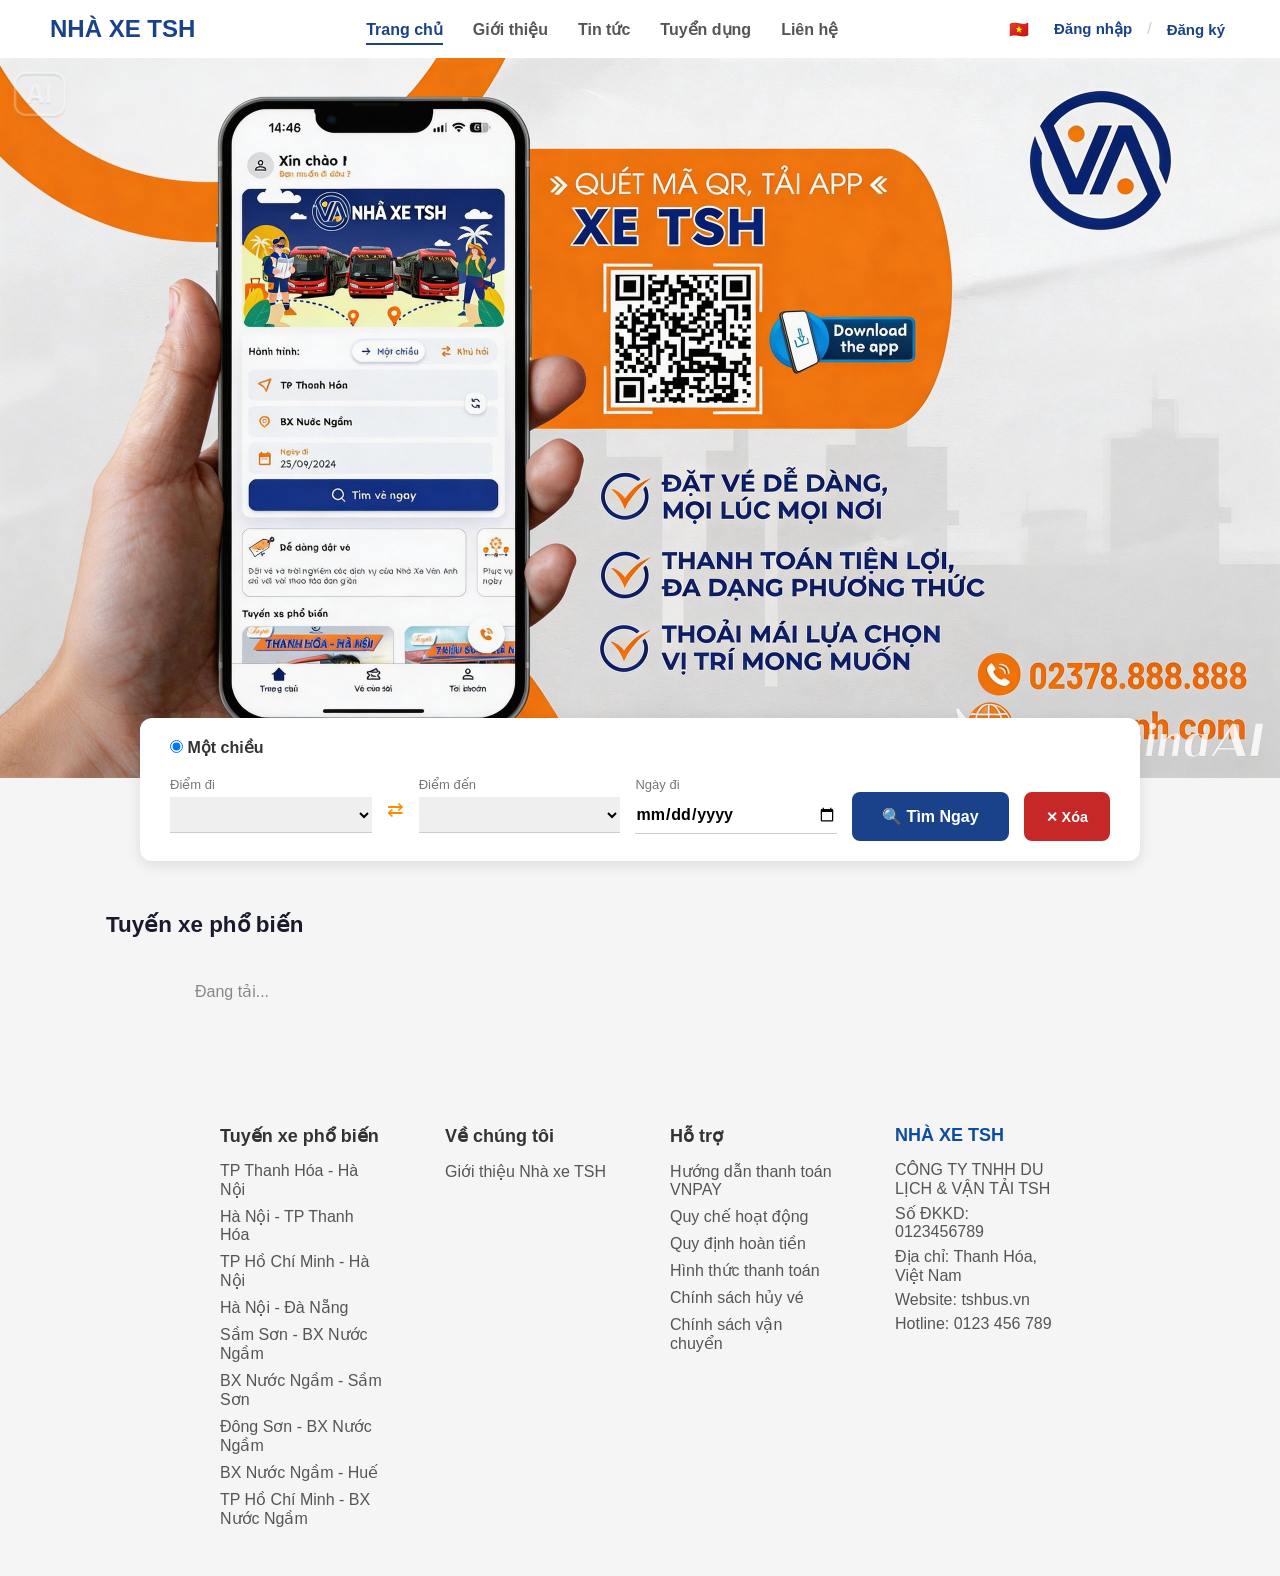
<file: btl-ttcs/web booking/frontend/index.html>
<!doctype html>
<html lang="vi">
  <head>
    <meta charset="UTF-8" />
    <meta name="viewport" content="width=device-width, initial-scale=1.0" />
    <title>Đặt Vé Xe TSH</title>
    <link rel="stylesheet" href="css/style.css" />
  </head>
  <body>
    <header class="navbar">
      <div class="logo">
        <h2>NHÀ XE TSH</h2>
      </div>
      <nav>
        <ul>
          <li><a href="#" class="active">Trang chủ</a></li>
          <li><a href="introduce.html" target="_blank">Giới thiệu</a></li>
          <li><a href="news.html" target="_blank">Tin tức</a></li>
          <li><a href="#">Tuyển dụng</a></li>
          <li><a href="#">Liên hệ</a></li>
        </ul>
      </nav>

      <div class="header-right">
        <div class="lang">🇻🇳</div>
        <div class="auth-guest" id="authGuest">
          <button
            class="btn-text"
            id="btnLogin"
            onclick="window.location.href = 'login.html'"
          >
            Đăng nhập
          </button>
          <span class="divider">/</span>
          <button
            class="btn-text"
            id="btnRegister"
            onclick="window.location.href = 'register.html'"
          >
            Đăng ký
          </button>
        </div>
      <div class="auth-user" id="authUser" style="display: none">
  <span class="greeting">HI <span id="userNameDisplay"></span></span>
  <span class="divider">|</span>
  
  <div class="user-dropdown">
    <button class="btn-outline" style="background: #005baa; color: white; border: none; padding: 8px 20px; border-radius: 20px;">
      Tài khoản <i class="fa-solid fa-chevron-down" style="font-size: 10px; margin-left: 5px;"></i>
    </button>
    <div class="dropdown-content">
      <a href="history.html"><i class="fa-solid fa-clock-rotate-left"></i> Lịch sử đặt vé</a>
      <hr>
      <a href="#" id="btnLogout"><i class="fa-solid fa-right-from-bracket"></i> Đăng xuất</a>
    </div>
  </div>
</div>
      </div>
    </header>

    <div class="hero-banner">
      <img src="images/app.jpeg" alt="Banner Nhà Xe TSH" />
    </div>

    <div class="search-container">
      <div class="trip-type">
        <label><input type="radio" name="trip" checked /> Một chiều</label>
      </div>
      <form id="searchForm" class="search-box">
        <div class="input-group">
          <label>Điểm đi</label>
          <select id="startProvince"></select>
        </div>
        <div class="swap-icon">⇄</div>
        <div class="input-group">
          <label>Điểm đến</label>
          <select id="endProvince"></select>
        </div>
        <div class="input-group">
          <label>Ngày đi</label>
          <input type="date" id="departureDate" required />
        </div>
        <button type="submit" class="btn-search">🔍 Tìm Ngay</button>
        <!-- THÊM DÒNG NÀY -->
        <button type="button" class="btn-reset" onclick="resetSearch()">
          ✕ Xóa
        </button>
      </form>
    </div>

    <!-- KẾT QUẢ TÌM KIẾM -->
    <section class="results-section" id="resultsSection" style="display: none">
      <div class="results-header">
        <h3 id="resultsTitle"></h3>
        <span class="results-count" id="resultsCount"></span>
      </div>
      <div class="results-loading" id="resultsLoading" style="display: none">
        <div class="spinner"></div>
        <p>Đang tìm chuyến xe...</p>
      </div>
      <div class="results-empty" id="resultsEmpty" style="display: none">
        <p>😔 Không tìm thấy chuyến xe phù hợp.</p>
      </div>

      <!-- Tab ngày -->
      <div class="date-tabs" id="dateTabs"></div>

      <div class="results-body">
        <!-- Bộ lọc bên trái -->
        <aside class="filter-panel" id="filterPanel" style="display: none">
          <div class="filter-header">
            <span>BỘ LỌC</span>
            <button class="filter-reset" onclick="resetFilters()">
              Đặt lại bộ lọc
            </button>
          </div>

          <div class="filter-group">
            <div class="filter-label">Loại xe</div>
            <div id="busTypeFilter"></div>
          </div>

          <div class="filter-group">
            <div class="filter-label">Giờ chạy</div>
            <div class="range-row">
              <input
                type="range"
                id="rangeHourMin"
                min="0"
                max="23"
                value="0"
                oninput="
                  updateRangeLabel('hourMin', this.value);
                  applyFilters();
                "
              />
              <input
                type="range"
                id="rangeHourMax"
                min="0"
                max="23"
                value="23"
                oninput="
                  updateRangeLabel('hourMax', this.value);
                  applyFilters();
                "
              />
            </div>
            <div class="range-labels">
              <span id="labelHourMin">00:00</span>
              <span id="labelHourMax">23:59</span>
            </div>
          </div>

          <div class="filter-group">
            <div class="filter-label">Lượng ghế trống</div>
            <input
              type="range"
              id="rangeSeats"
              min="0"
              max="60"
              value="0"
              oninput="
                updateRangeLabel('seats', this.value);
                applyFilters();
              "
            />
            <div class="range-labels">
              <span>0</span>
              <span id="labelSeats">0</span>
            </div>
          </div>
        </aside>

        <!-- Danh sách chuyến -->
        <div class="trip-list" id="tripList"></div>
      </div>
    </section>

    <!-- TUYẾN XE PHỔ BIẾN -->
    <section class="popular-section">
      <h2 class="popular-title">Tuyến xe phổ biến</h2>
      <div class="popular-list" id="popularList">
        <div class="popular-loading">Đang tải...</div>
      </div>
    </section>

    <script src="js/index.js"></script>
    <!-- FOOTER -->
    <footer class="footer">
      <div class="footer-container">
        <!-- Cột 1 -->
        <div class="footer-col">
          <h3>Tuyến xe phổ biến</h3>
          <ul>
            <li>TP Thanh Hóa - Hà Nội</li>
            <li>Hà Nội - TP Thanh Hóa</li>
            <li>TP Hồ Chí Minh - Hà Nội</li>
            <li>Hà Nội - Đà Nẵng</li>
            <li>Sầm Sơn - BX Nước Ngầm</li>
            <li>BX Nước Ngầm - Sầm Sơn</li>
            <li>Đông Sơn - BX Nước Ngầm</li>
            <li>BX Nước Ngầm - Huế</li>
            <li>TP Hồ Chí Minh - BX Nước Ngầm</li>
          </ul>
        </div>

        <!-- Cột 2 -->
        <div class="footer-col">
          <h3>Về chúng tôi</h3>
          <ul>
            <li>
              <a href="introduce.html" target="_blank">
                Giới thiệu Nhà xe TSH
              </a>
            </li>
          </ul>
        </div>

        <!-- Cột 3 -->
        <div class="footer-col">
          <h3>Hỗ trợ</h3>
          <ul>
            <li>Hướng dẫn thanh toán VNPAY</li>
            <li>Quy chế hoạt động</li>
            <li>Quy định hoàn tiền</li>
            <li>Hình thức thanh toán</li>
            <li>Chính sách hủy vé</li>
            <li>Chính sách vận chuyển</li>
          </ul>
        </div>

        <!-- Cột 4 -->
        <div class="footer-col company">
          <h3>NHÀ XE TSH</h3>
          <p>CÔNG TY TNHH DU LỊCH & VẬN TẢI TSH</p>
          <p>Số ĐKKD: 0123456789</p>
          <p>Địa chỉ: Thanh Hóa, Việt Nam</p>
          <p>Website: tshbus.vn</p>
          <p>Hotline: 0123 456 789</p>
        </div>
      </div>
    </footer>
  </body>
</html>
</file>
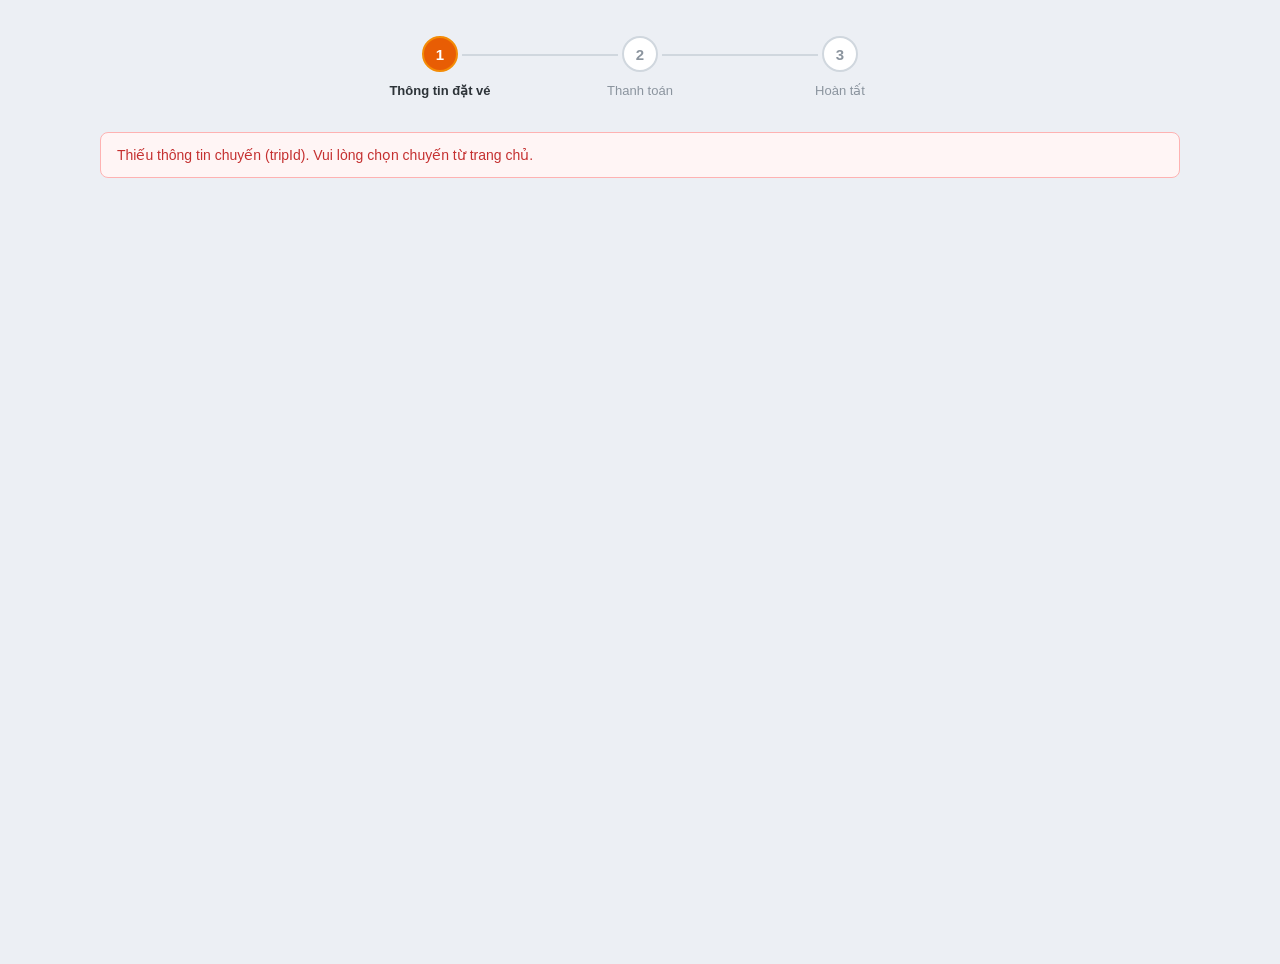
<file: web booking/frontend/booking.html>
<!doctype html>
<html lang="vi">
  <head>
    <meta charset="UTF-8" />
    <meta name="viewport" content="width=device-width, initial-scale=1.0" />
    <title>Thông tin đặt vé — NHÀ XE TSH</title>
    <link rel="stylesheet" href="css/booking.css" />
  </head>
  <body class="booking-page">
    <div class="booking-inner">
      <nav class="checkout-steps" aria-label="Tiến trình đặt vé">
        <div class="step-item step-item--active">
          <div class="step-circle">1</div>
          <div class="step-label">Thông tin đặt vé</div>
        </div>
        <div class="step-item">
          <div class="step-circle">2</div>
          <div class="step-label">Thanh toán</div>
        </div>
        <div class="step-item">
          <div class="step-circle">3</div>
          <div class="step-label">Hoàn tất</div>
        </div>
      </nav>

      <div id="bookingError" class="booking-error" style="display: none"></div>

      <div id="bookingLoading" class="booking-loading">
        Đang tải thông tin chuyến…
      </div>

      <div id="bookingLayout" class="booking-layout" style="display: none">
        <div id="staleDataBanner" class="form-banner-warn" hidden></div>
        <aside class="booking-sidebar">
          <div class="side-card">
            <div class="side-card__title">Vé của bạn</div>
            <div class="ticket-meta">
              Chiều đi · <span id="sumDate">—</span>
            </div>
            <div class="ticket-route" id="sumRoute">—</div>
            <div class="ticket-row">
              <span>Khởi hành</span>
              <span id="sumDepart">—</span>
            </div>
            <div class="ticket-row">
              <span>Biển số xe</span>
              <span id="sumPlate">—</span>
            </div>
            <div class="ticket-row">
              <span>Số lượng ghế</span>
              <div class="seats-input-wrap">
                <input
                  type="number"
                  id="seatQty"
                  class="form-input"
                  min="1"
                  value="1"
                  inputmode="numeric"
                  aria-label="Số ghế"
                />
              </div>
            </div>
            <p
              class="ticket-meta"
              id="sumSeatNote"
              style="margin-top: 6px; margin-bottom: 0"
            ></p>
            <div class="ticket-price-line">
              <strong>Giá vé:</strong>
              <span id="lineUnitDetail">—</span>
            </div>
          </div>

          <div class="side-card">
            <div class="side-card__title">Tổng thanh toán</div>
            <div class="total-row">
              <span>Giá vé chiều đi</span>
              <span id="subtotalLine">—</span>
            </div>
            <div class="total-row total-row--grand">
              <span>Tổng tiền</span>
              <span class="total-value" id="grandTotal">—</span>
            </div>
          </div>
        </aside>

        <main>
          <form id="bookingForm" class="form-card" novalidate>
            <h1 class="form-card__title">Thông tin liên hệ</h1>

            <div class="form-group">
              <label for="fullName">Họ tên <span class="req">*</span></label>
              <input
                type="text"
                id="fullName"
                class="form-input"
                name="fullName"
                placeholder="Họ tên"
                autocomplete="name"
                required
                maxlength="255"
              />
              <p class="field-error" id="errFullName" hidden></p>
            </div>

            <div class="form-group">
              <label for="phoneNumber"
                >Số điện thoại <span class="req">*</span></label
              >
              <div class="phone-row">
                <select id="phoneCode" class="form-select" aria-label="Mã vùng">
                  <option value="+84">(VN) +84</option>
                  <option value="+1">(US/CA) +1</option>
                  <option value="+44">(UK) +44</option>
                  <option value="+33">(FR) +33</option>
                  <option value="+49">(DE) +49</option>
                  <option value="+39">(IT) +39</option>
                  <option value="+34">(ES) +34</option>
                  <option value="+31">(NL) +31</option>
                  <option value="+32">(BE) +32</option>
                  <option value="+41">(CH) +41</option>
                  <option value="+43">(AT) +43</option>
                  <option value="+45">(DK) +45</option>
                  <option value="+46">(SE) +46</option>
                  <option value="+47">(NO) +47</option>
                  <option value="+358">(FI) +358</option>
                  <option value="+48">(PL) +48</option>
                  <option value="+420">(CZ) +420</option>
                  <option value="+36">(HU) +36</option>
                  <option value="+40">(RO) +40</option>
                  <option value="+30">(GR) +30</option>
                  <option value="+351">(PT) +351</option>
                  <option value="+353">(IE) +353</option>
                  <option value="+7">(RU/KZ) +7</option>
                  <option value="+380">(UA) +380</option>
                  <option value="+90">(TR) +90</option>
                  <option value="+972">(IL) +972</option>
                  <option value="+971">(AE) +971</option>
                  <option value="+966">(SA) +966</option>
                  <option value="+20">(EG) +20</option>
                  <option value="+27">(ZA) +27</option>
                  <option value="+91">(IN) +91</option>
                  <option value="+92">(PK) +92</option>
                  <option value="+880">(BD) +880</option>
                  <option value="+94">(LK) +94</option>
                  <option value="+86">(CN) +86</option>
                  <option value="+852">(HK) +852</option>
                  <option value="+853">(MO) +853</option>
                  <option value="+886">(TW) +886</option>
                  <option value="+81">(JP) +81</option>
                  <option value="+82">(KR) +82</option>
                  <option value="+65">(SG) +65</option>
                  <option value="+60">(MY) +60</option>
                  <option value="+66">(TH) +66</option>
                  <option value="+63">(PH) +63</option>
                  <option value="+62">(ID) +62</option>
                  <option value="+855">(KH) +855</option>
                  <option value="+856">(LA) +856</option>
                  <option value="+95">(MM) +95</option>
                  <option value="+61">(AU) +61</option>
                  <option value="+64">(NZ) +64</option>
                  <option value="+52">(MX) +52</option>
                  <option value="+55">(BR) +55</option>
                  <option value="+54">(AR) +54</option>
                  <option value="+56">(CL) +56</option>
                  <option value="+57">(CO) +57</option>
                </select>
                <input
                  type="tel"
                  id="phoneNumber"
                  class="form-input"
                  name="phone"
                  placeholder="Số điện thoại"
                  autocomplete="tel"
                  required
                />
              </div>
              <p class="field-error" id="errPhone" hidden></p>
            </div>

            <div class="form-group">
              <label for="noteField">Ghi chú</label>
              <input
                type="text"
                id="noteField"
                class="form-input"
                name="note"
                placeholder="Ghi chú"
              />
            </div>

            <div class="form-group">
              <label for="pickupDetail">Nhập điểm đón chi tiết</label>
              <input
                type="text"
                id="pickupDetail"
                class="form-input"
                name="pickup"
                placeholder="Điểm đón chi tiết"
                maxlength="255"
              />
              <p class="field-error" id="errPickup" hidden></p>
            </div>

            <div class="form-group">
              <label for="dropoffDetail">Nhập điểm trả chi tiết</label>
              <input
                type="text"
                id="dropoffDetail"
                class="form-input"
                name="dropoff"
                placeholder="Điểm trả chi tiết"
                maxlength="255"
              />
              <p class="field-error" id="errDropoff" hidden></p>
            </div>
            <p class="field-error" id="errSeats" hidden></p>

            <div class="form-actions">
              <button type="submit" class="btn-continue" id="btnContinue">
                Tiếp tục
                <span class="arrow" aria-hidden="true">→</span>
              </button>
            </div>
          </form>
        </main>
      </div>
    </div>

    <script src="js/booking.js"></script>
  </body>
</html>
</file>
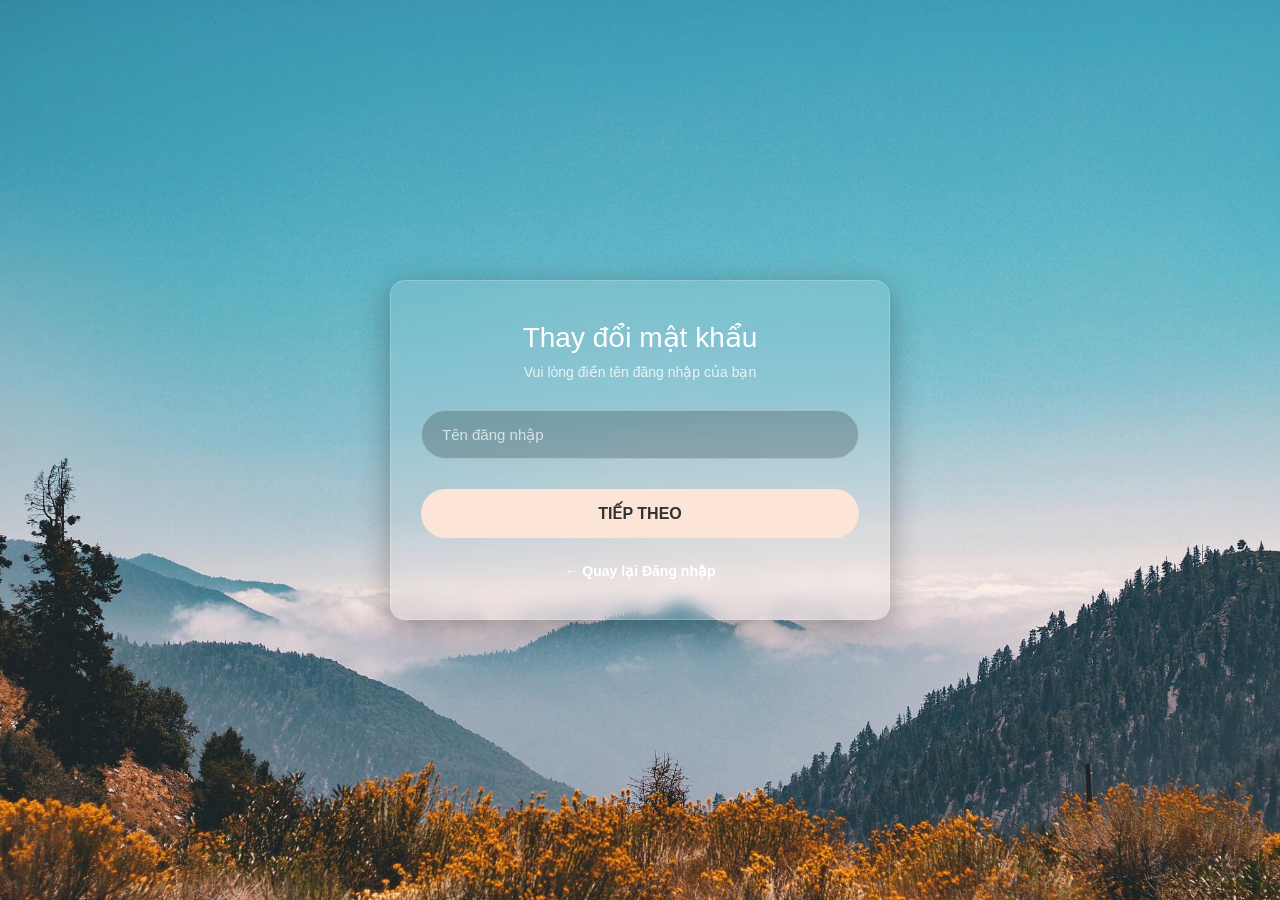
<file: web booking/frontend/forgot-password.html>
<!DOCTYPE html>
<html lang="vi">
<head>
    <meta charset="UTF-8">
    <meta name="viewport" content="width=device-width, initial-scale=1.0">
    <title>Quên mật khẩu - Nhà xe Tiến Sơn</title>
    <link rel="stylesheet" href="css/auth.css">
    
    <link rel="stylesheet" href="css/forgot-password.css">
</head>
<body>

    <div class="auth-wrapper" style="max-width: 500px;">
        <h2>Thay đổi mật khẩu</h2>
        <p class="subtitle" id="stepSubtitle">Vui lòng điền tên đăng nhập của bạn</p>

        <div id="step1" class="step active">
            <div class="input-group">
                <input type="text" id="usernameReset" placeholder="Tên đăng nhập" required>
            </div>
            
            <button type="button" class="btn-submit" onclick="nextStep()">TIẾP THEO</button>
            
            <div class="auth-links">
                <p style="margin-top: 25px;"><a href="login.html" style="text-decoration: none;">← Quay lại Đăng nhập</a></p>
            </div>
        </div>

        <div id="step2" class="step">
            
            <div class="progress-tracker">
                <span id="tab-email" class="active">Nhập Email</span>
                <span id="tab-otp">Nhập OTP</span>
                <span id="tab-pass">Nhập mật khẩu mới</span>
            </div>

            <div id="sub-step-email" class="sub-step active">
                <div class="input-group">
                    <input type="email" id="emailVerify" placeholder="Nhập Email của bạn" required>
                </div>
                <button type="button" class="btn-submit" id="btnSubmitEmail" onclick="verifyEmail()">TIẾP THEO</button>
            </div>

            <div id="sub-step-otp" class="sub-step">
                <p style="font-size: 13px; margin-bottom: 15px;">Mã OTP đã được gửi. Vui lòng kiểm tra hộp thư.</p>
                <div class="input-group otp-group">
                    <input type="text" id="otpCode" placeholder="Nhập mã OTP (6 số)" required>
                    <button type="button" class="btn-otp" id="btnSendOtp" onclick="resendOTP()">Gửi lại</button>
                </div>
                <button type="button" class="btn-submit" onclick="goToPasswordStep()">TIẾP THEO</button>
            </div>

            <div id="sub-step-pass" class="sub-step">
                <div class="input-group">
                    <input type="password" id="newPassword" placeholder="Nhập Mật khẩu mới" required>
                </div>
                <button type="button" class="btn-submit" onclick="changePassword()">HOÀN TẤT</button>
            </div>

            <button type="button" class="btn-submit btn-secondary" onclick="prevStep()">HỦY & QUAY LẠI</button>
        </div>

    </div>

    <script src="js/forgot-password.js"></script>
</body>
</html>
</body>
</html>
</file>
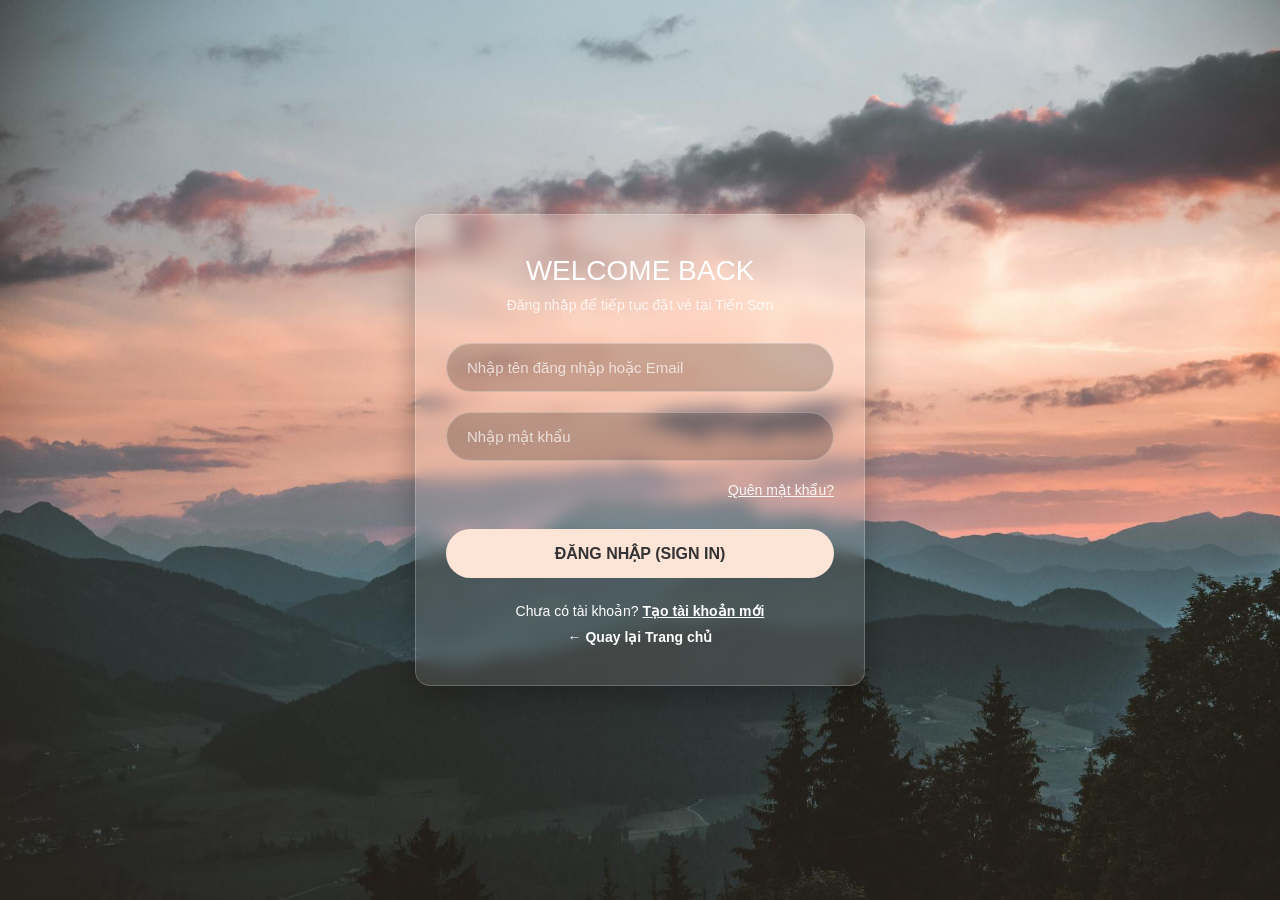
<file: web booking/frontend/history.html>
<!DOCTYPE html>
<html lang="vi">
<head>
    <meta charset="UTF-8">
    <meta name="viewport" content="width=device-width, initial-scale=1.0">
    <title>Lịch sử đặt vé - Nhà xe TSH</title>
    <link rel="stylesheet" href="css/history.css">
    <link rel="stylesheet" href="https://cdnjs.cloudflare.com/ajax/libs/font-awesome/6.0.0/css/all.min.css">
</head>
<body>
    <div class="container">
        <header>
            <a href="index.html" class="btn-back"><i class="fa-solid fa-arrow-left"></i> Quay lại trang chủ</a>
            <h1><i class="fa-solid fa-clock-rotate-left"></i> Lịch sử đặt vé</h1>
        </header>

        <div id="historyContainer">
            <div class="loading">Đang tải lịch sử...</div>
        </div>
    </div>

    <script src="js/history.js"></script>
</body>
</html>
</file>
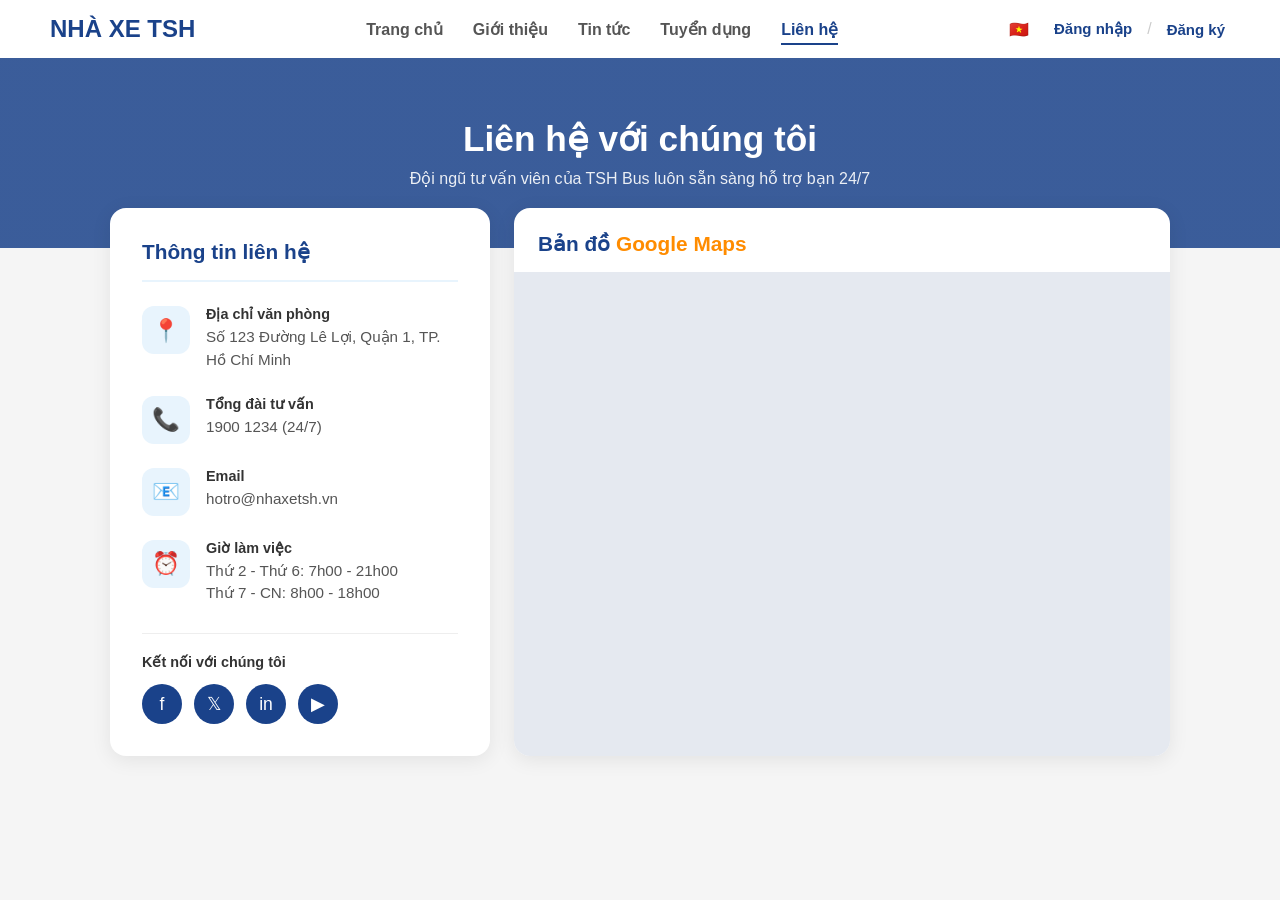
<file: web booking/frontend/lien-he.html>
<!doctype html>
<html lang="vi">
  <head>
    <meta charset="UTF-8" />
    <meta name="viewport" content="width=device-width, initial-scale=1.0" />
    <title>Liên hệ - Nhà Xe TSH</title>
    <link rel="stylesheet" href="css/style.css" />
    <link rel="stylesheet" href="css/lien-he.css" />
  </head>
  <body>
    <header class="navbar">
      <div class="logo">
        <h2>NHÀ XE TSH</h2>
      </div>
      <nav>
        <ul>
          <li><a href="index.html">Trang chủ</a></li>
          <li><a href="introduce.html">Giới thiệu</a></li>
          <li><a href="news.html">Tin tức</a></li>
          <li><a href="tuyen-dung.html">Tuyển dụng</a></li>
          <li><a href="lien-he.html" class="active">Liên hệ</a></li>
        </ul>
      </nav>
      <div class="header-right">
        <div class="lang">🇻🇳</div>
        <div class="auth-guest" id="authGuest">
          <button
            class="btn-text"
            onclick="window.location.href = 'login.html'"
          >
            Đăng nhập
          </button>
          <span class="divider">/</span>
          <button
            class="btn-text"
            onclick="window.location.href = 'register.html'"
          >
            Đăng ký
          </button>
        </div>
        <div class="auth-user" id="authUser" style="display: none">
          <span class="greeting">HI <span id="userNameDisplay"></span></span>
          <span class="divider">|</span>
          <button class="btn-outline" id="btnLogout">Đăng xuất</button>
        </div>
      </div>
    </header>

    <section class="contact-hero">
      <h1>Liên hệ với chúng tôi</h1>
      <p>Đội ngũ tư vấn viên của TSH Bus luôn sẵn sàng hỗ trợ bạn 24/7</p>
    </section>

    <div class="contact-container">
      <!-- Thông tin liên hệ -->
      <div>
        <div class="contact-info-card">
          <h2>Thông tin liên hệ</h2>
          <div class="contact-item">
            <div class="contact-icon">📍</div>
            <div class="contact-item__content">
              <h3>Địa chỉ văn phòng</h3>
              <p>Số 123 Đường Lê Lợi, Quận 1, TP. Hồ Chí Minh</p>
            </div>
          </div>
          <div class="contact-item">
            <div class="contact-icon">📞</div>
            <div class="contact-item__content">
              <h3>Tổng đài tư vấn</h3>
              <p>1900 1234 (24/7)</p>
            </div>
          </div>
          <div class="contact-item">
            <div class="contact-icon">📧</div>
            <div class="contact-item__content">
              <h3>Email</h3>
              <p>hotro@nhaxetsh.vn</p>
            </div>
          </div>
          <div class="contact-item">
            <div class="contact-icon">⏰</div>
            <div class="contact-item__content">
              <h3>Giờ làm việc</h3>
              <p>Thứ 2 - Thứ 6: 7h00 - 21h00<br />Thứ 7 - CN: 8h00 - 18h00</p>
            </div>
          </div>
          <div class="contact-social">
            <h3>Kết nối với chúng tôi</h3>
            <div class="social-links">
              <a href="#" class="social-link">f</a>
              <a href="#" class="social-link">𝕏</a>
              <a href="#" class="social-link">in</a>
              <a href="#" class="social-link">▶</a>
            </div>
          </div>
        </div>
      </div>

      <!-- Bản đồ -->
      <div class="contact-map-card">
        <h2>Bản đồ <span>Google Maps</span></h2>
        <div class="map-container">
          <iframe
            src="https://www.google.com/maps/embed?pb=!1m18!1m12!1m3!1d3919.4954729898847!2d106.70075531488243!3d10.772455942316785!2m3!1f0!2f0!3f0!3m2!1i1024!2i768!4f13.1!3m3!1m2!1s0x31752f4670702e75%3A0x30b347a40453c50!2zMTIzIMSQLiBMw6luIFPhu50gTOG6rXAgUGMmieR5bmcgVHLDoCBvaMOsIE5hbSDEqW5oIFbEqWE!5e0!3m2!1svi!2s!4v1705000000000!5m2!1svi!2s"
            allowfullscreen=""
            loading="lazy"
            referrerpolicy="no-referrer-when-downgrade"
          >
          </iframe>
        </div>
      </div>
    </div>
    <!-- Script đồng bộ trạng thái đăng nhập -->
    <script src="js/auth.js"></script>
  </body>
</html>
</file>
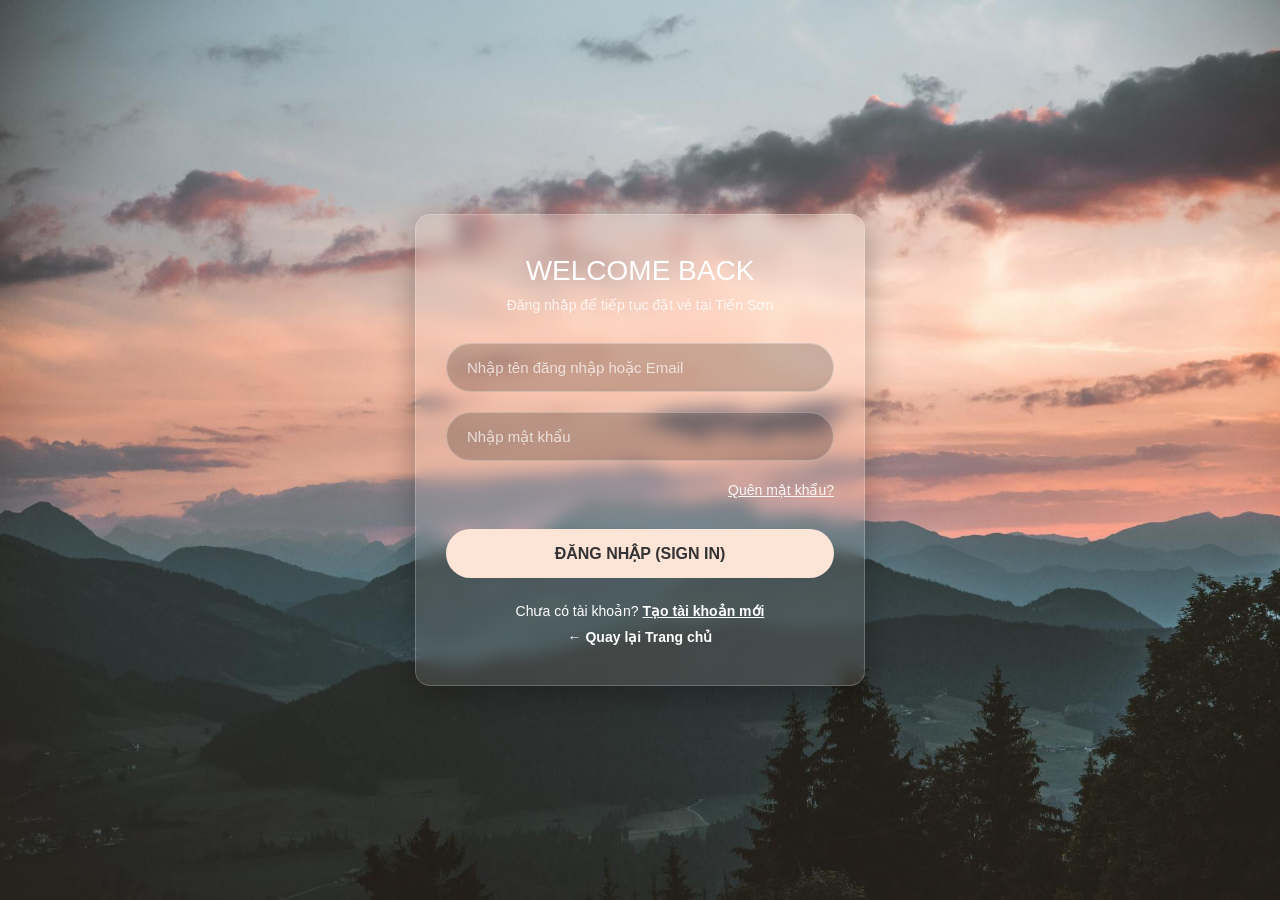
<file: web booking/frontend/login.html>
<!DOCTYPE html>
<html lang="vi">
<head>
    <meta charset="UTF-8">
    <meta name="viewport" content="width=device-width, initial-scale=1.0">
    <title>Đăng nhập - Nhà xe Tiến Sơn</title>
    <link rel="stylesheet" href="css/auth.css">
    
    <style>
        body {
            /* Trỏ tới file ảnh bạn vừa tải về trong thư mục images */
            background-image: url('images/login.jpg');
        }
        
        /* Chỉnh lại một chút nút Quên mật khẩu cho đẹp */
        .forgot-pwd {
            text-align: right;
            margin-bottom: 20px;
        }
        .forgot-pwd a {
            color: rgba(255, 255, 255, 0.9);
            font-size: 14px;
            text-decoration: underline;
        }
        .forgot-pwd a:hover {
            color: #fce4d6;
        }
    </style>
</head>
<body>

    <div class="auth-wrapper">
        <h2>WELCOME BACK</h2>
        <p class="subtitle">Đăng nhập để tiếp tục đặt vé tại Tiến Sơn</p>

        <form id="loginForm">
            <div class="input-group">
                <input type="text" id="username" placeholder="Nhập tên đăng nhập hoặc Email" required>
            </div>
            <div class="input-group">
                <input type="password" id="password" placeholder="Nhập mật khẩu" required>
            </div>
            
            <div class="forgot-pwd">
                <a href="forgot-password.html" id="forgotPwdLink">Quên mật khẩu?</a>
            </div>
            
<button type="submit" class="btn-submit">ĐĂNG NHẬP (SIGN IN)</button>
            
            <div id="errorMessage" class="error-msg" style="display: none;">
                <svg viewBox="0 0 24 24" width="16" height="16" fill="#d9534f" style="min-width: 16px;">
                    <path d="M12 2C6.48 2 2 6.48 2 12s4.48 10 10 10 10-4.48 10-10S17.52 2 12 2zm1 15h-2v-2h2v2zm0-4h-2V7h2v6z"></path>
                </svg>
                <span id="errorText"></span>
            </div>        </form>

        <div class="auth-links">
            <p>Chưa có tài khoản? <a href="register.html">Tạo tài khoản mới</a></p>
            <p style="margin-top: 10px;"><a href="index.html" style="text-decoration: none;">← Quay lại Trang chủ</a></p>
        </div>
    </div>
    <script src="js/login.js"></script>

</body>
</html>
</file>
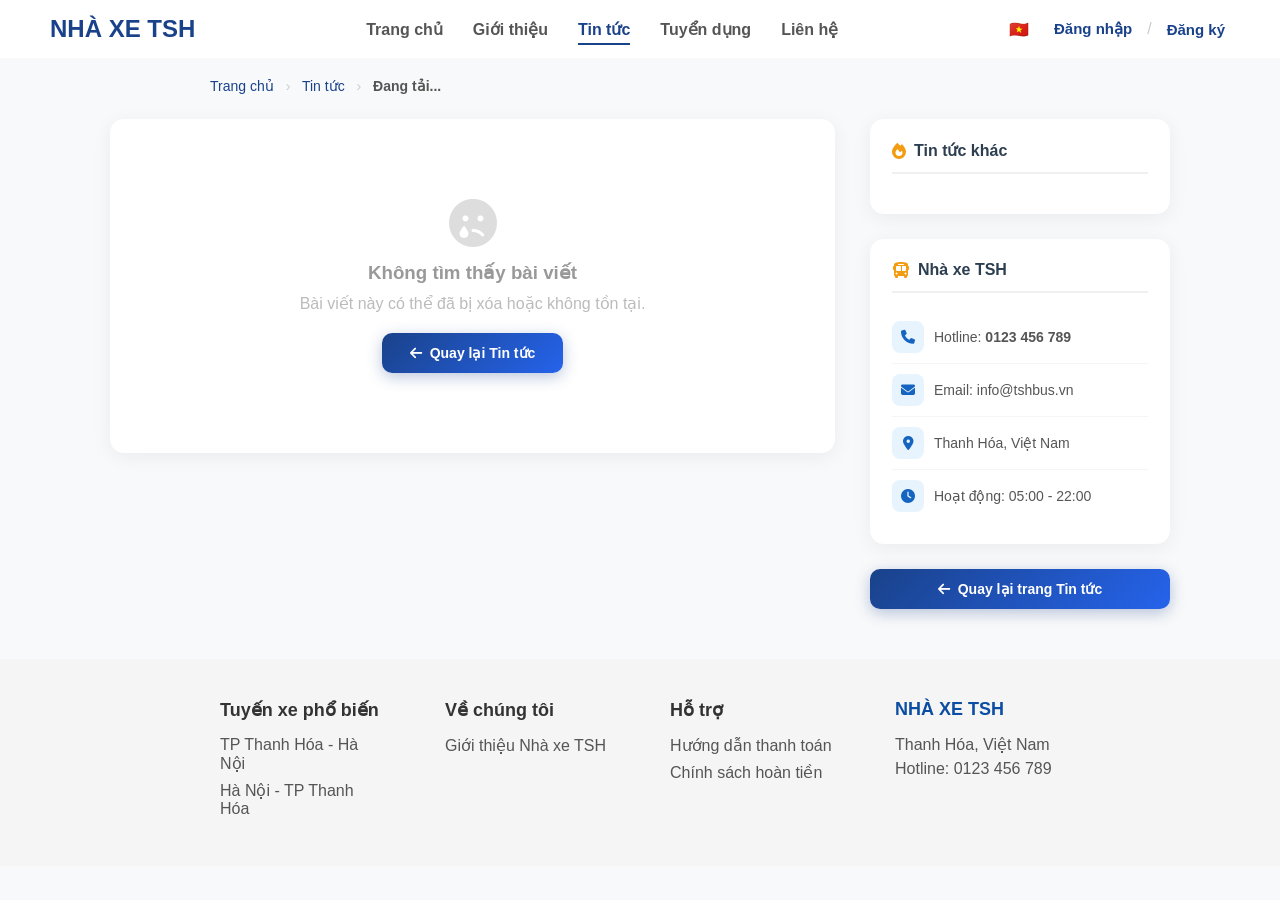
<file: web booking/frontend/news-detail.html>
<!doctype html>
<html lang="vi">
  <head>
    <meta charset="UTF-8" />
    <meta name="viewport" content="width=device-width, initial-scale=1.0" />
    <title id="pageTitle">Chi tiết tin tức - Nhà xe TSH</title>
    <meta name="description" content="Tin tức mới nhất từ Nhà xe TSH - Cập nhật các sự kiện, khuyến mãi và hoạt động nổi bật." />
    <link rel="stylesheet" href="css/style.css" />
    <link rel="stylesheet" href="css/news.css" />
    <link rel="stylesheet" href="css/news-detail.css" />
    <link
      rel="stylesheet"
      href="https://cdnjs.cloudflare.com/ajax/libs/font-awesome/6.4.0/css/all.min.css"
    />
  </head>
  <body>
    <!-- HEADER -->
    <header class="navbar">
      <div class="logo">
        <h2>NHÀ XE TSH</h2>
      </div>
      <nav>
        <ul>
          <li><a href="index.html">Trang chủ</a></li>
          <li><a href="introduce.html">Giới thiệu</a></li>
          <li><a href="news.html" class="active">Tin tức</a></li>
          <li><a href="tuyen-dung.html">Tuyển dụng</a></li>
          <li><a href="lien-he.html">Liên hệ</a></li>
        </ul>
      </nav>

      <div class="header-right">
        <div class="lang">🇻🇳</div>
        <div class="auth-guest" id="authGuest">
          <button class="btn-text" onclick="window.location.href = 'login.html'">
            Đăng nhập
          </button>
          <span class="divider">/</span>
          <button class="btn-text" onclick="window.location.href = 'register.html'">
            Đăng ký
          </button>
        </div>
        <div class="auth-user" id="authUser" style="display: none">
          <span class="greeting">HI <span id="userNameDisplay"></span></span>
          <span class="divider">|</span>
          <button class="btn-outline" id="btnLogout">Đăng xuất</button>
        </div>
      </div>
    </header>

    <!-- BREADCRUMB -->
    <div class="breadcrumb" id="breadcrumb">
      <a href="index.html">Trang chủ</a>
      <span class="separator">›</span>
      <a href="news.html">Tin tức</a>
      <span class="separator">›</span>
      <span class="current" id="breadcrumbTitle">Đang tải...</span>
    </div>

    <!-- LAYOUT CHÍNH -->
    <div class="detail-layout">
      <!-- CỘT TRÁI: BÀI VIẾT -->
      <article class="article-main" id="articleMain">
        <!-- Nội dung sẽ được JS render vào đây -->
        <div style="text-align: center; padding: 60px 20px; color: #999;">
          <i class="fa-solid fa-spinner fa-spin" style="font-size: 32px; margin-bottom: 15px;"></i>
          <p>Đang tải bài viết...</p>
        </div>
      </article>

      <!-- CỘT PHẢI: SIDEBAR -->
      <aside class="article-sidebar">
        <!-- Bài viết liên quan -->
        <div class="sidebar-box">
          <h4><i class="fa-solid fa-fire"></i> Tin tức khác</h4>
          <div id="relatedArticles">
            <!-- JS sẽ render danh sách bài liên quan -->
          </div>
        </div>

        <!-- Thông tin nhà xe -->
        <div class="sidebar-box">
          <h4><i class="fa-solid fa-bus"></i> Nhà xe TSH</h4>
          <ul class="info-list">
            <li>
              <i class="fa-solid fa-phone"></i>
              <span>Hotline: <b>0123 456 789</b></span>
            </li>
            <li>
              <i class="fa-solid fa-envelope"></i>
              <span>Email: info@tshbus.vn</span>
            </li>
            <li>
              <i class="fa-solid fa-location-dot"></i>
              <span>Thanh Hóa, Việt Nam</span>
            </li>
            <li>
              <i class="fa-solid fa-clock"></i>
              <span>Hoạt động: 05:00 - 22:00</span>
            </li>
          </ul>
        </div>

        <!-- Nút quay lại -->
        <a href="news.html" class="btn-back">
          <i class="fa-solid fa-arrow-left"></i> Quay lại trang Tin tức
        </a>
      </aside>
    </div>

    <!-- FOOTER -->
    <footer class="footer">
      <div class="footer-container">
        <div class="footer-col">
          <h3>Tuyến xe phổ biến</h3>
          <ul>
            <li>TP Thanh Hóa - Hà Nội</li>
            <li>Hà Nội - TP Thanh Hóa</li>
          </ul>
        </div>
        <div class="footer-col">
          <h3>Về chúng tôi</h3>
          <ul>
            <li><a href="introduce.html">Giới thiệu Nhà xe TSH</a></li>
          </ul>
        </div>
        <div class="footer-col">
          <h3>Hỗ trợ</h3>
          <ul>
            <li>Hướng dẫn thanh toán</li>
            <li>Chính sách hoàn tiền</li>
          </ul>
        </div>
        <div class="footer-col company">
          <h3>NHÀ XE TSH</h3>
          <p>Thanh Hóa, Việt Nam</p>
          <p>Hotline: 0123 456 789</p>
        </div>
      </div>
    </footer>

    <!-- Script đồng bộ trạng thái đăng nhập -->
    <script src="js/auth.js"></script>

    <!-- SCRIPT -->
    <script>
      // ==========================================
      // DỮ LIỆU BÀI VIẾT (Hardcode)
      // ==========================================
      const NEWS_DATA = [
        {
          id: 1,
          title: "KHAI TRƯƠNG TUYẾN MỚI VĨNH LỘC ⇔ HÀ NỘI & THẠCH THÀNH ⇔ HÀ NỘI",
          date: "03:50 - 04/07/2025",
          author: "Ban Truyền thông TSH",
          tag: "🚍 Mở rộng mạng lưới",
          tagClass: "badge-route",
          image: "https://www.misa.vn/Portals/0/Upload2012/yahoocomvn/Images/10/mo_rong_mang_luoi_cac_moi_quan_he_de_thanh_cong.jpg",
          tags: ["Tuyến mới", "Mở rộng", "Vĩnh Lộc", "Thạch Thành"],
          content: `
            <p>Sáng nay 03/07/2025, Nhà xe TSH chính thức đưa vào vận hành <b>2 tuyến xe mới</b>: <b>VĨNH LỘC ⇔ HÀ NỘI</b> và <b>THẠCH THÀNH ⇔ HÀ NỘI</b>, đánh dấu thêm một bước tiến mạnh mẽ trong việc phủ kín các huyện trọng điểm của tỉnh Thanh Hóa.</p>

            <div class="highlight-box">
              "Chúng tôi luôn đặt mục tiêu mở rộng mạng lưới tuyến xe để phục vụ bà con từ mọi miền quê thuận lợi nhất. Hai tuyến mới này là minh chứng cho cam kết đó." — <b>Ông Nguyễn Văn A</b>, Giám đốc Nhà xe TSH.
            </div>

            <h3>Thông tin chi tiết các tuyến mới</h3>
            <p>Hai tuyến xe mới sẽ hoạt động với <b>tần suất liên tục từ 05:00 đến 20:00 hàng ngày</b>, phục vụ nhu cầu đi lại ngày càng tăng cao của người dân hai huyện Vĩnh Lộc và Thạch Thành.</p>

            <ul>
              <li><b>Tuyến Vĩnh Lộc ⇔ Hà Nội:</b> Khởi hành từ trung tâm thị trấn Vĩnh Lộc, đi qua Hà Trung, Bỉm Sơn rồi lên cao tốc Mai Sơn - QL45 về Hà Nội. Thời gian di chuyển ước tính: <b>3 giờ 30 phút</b>.</li>
              <li><b>Tuyến Thạch Thành ⇔ Hà Nội:</b> Xuất phát từ Bến xe Thạch Thành, đi qua Cẩm Thủy, Ngọc Lặc trước khi hòa nhập cao tốc. Thời gian di chuyển ước tính: <b>4 giờ</b>.</li>
            </ul>

            <h3>Ưu đãi chào mừng khai trương</h3>
            <p>Nhân dịp khai trương, Nhà xe TSH triển khai chương trình <b>giảm giá 20%</b> cho tất cả các vé đặt trên 2 tuyến mới trong <b>2 tuần đầu tiên</b> (từ 04/07 đến 18/07/2025). Khách hàng chỉ cần đặt vé trực tuyến trên website hoặc gọi hotline 0123 456 789.</p>

            <img src="https://bsgroup.com.vn/wp-content/uploads/2021/04/%C4%90%C3%A1ng-nh%E1%BB%9B.jpg" alt="Khai trương tuyến xe mới TSH" />

            <h3>Cam kết từ Nhà xe TSH</h3>
            <p>Với đội ngũ tài xế giàu kinh nghiệm, xe đời mới đầy đủ tiện nghi (wifi, ổ cắm sạc, nước uống miễn phí), Nhà xe TSH cam kết mang đến trải nghiệm di chuyển an toàn, thoải mái và đúng giờ nhất cho quý khách hàng.</p>

            <p>Hãy đặt vé ngay hôm nay để trải nghiệm 2 tuyến xe mới!</p>
          `
        },
        {
          id: 2,
          title: "Nhà xe TSH ký hợp đồng mua 250 xe ô tô KimLong 99 và KimLong X9",
          date: "11:53 - 20/12/2024",
          author: "Phòng Truyền thông",
          tag: "📝 Đầu tư lớn",
          tagClass: "badge-invest",
          image: "https://cafefcdn.com/thumb_w/640/203337114487263232/2022/1/30/photo1643549257814-16435492582981790684739.jpeg",
          tags: ["Đầu tư", "KimLong", "Đội xe mới", "Nâng cấp"],
          content: `
            <p>Hướng đến mục tiêu mở rộng phạm vi hoạt động trải dài khắp cả nước và nâng cao chất lượng phục vụ, ngày <b>10/12/2024</b>, tại Khu Kinh tế Chân Mây, Nhà xe TSH đã chính thức ký kết hợp đồng bàn giao <b>250 xe ô tô</b> thuộc hai dòng sản phẩm cao cấp: <b>KimLong 99</b> và <b>KimLong X9</b>.</p>

            <div class="highlight-box">
              Đây là thương vụ có tổng giá trị lên tới <b>hàng trăm tỷ đồng</b>, thể hiện tầm nhìn chiến lược và quyết tâm đầu tư mạnh mẽ của TSH vào chất lượng dịch vụ.
            </div>

            <h3>Về dòng xe KimLong 99 và KimLong X9</h3>
            <p>Hai dòng xe KimLong 99 và KimLong X9 là sản phẩm <b>thế hệ mới nhất</b> của nhà sản xuất ô tô KimLong, được thiết kế riêng cho thị trường vận tải hành khách đường dài tại Việt Nam. Các tính năng nổi bật bao gồm:</p>

            <ul>
              <li><b>Động cơ Euro 5:</b> Tiết kiệm nhiên liệu, thân thiện với môi trường.</li>
              <li><b>Ghế ngồi cao cấp:</b> Ghế massage tích hợp, có thể ngả 160 độ, phù hợp cho các chặng đường dài.</li>
              <li><b>Hệ thống giải trí:</b> Wifi tốc độ cao, màn hình cá nhân, ổ cắm USB cho từng hành khách.</li>
              <li><b>An toàn tối đa:</b> Hệ thống phanh ABS, cảnh báo va chạm, camera 360 độ và hộp đen hành trình.</li>
              <li><b>Tiện nghi:</b> Điều hòa 2 chiều, nhà vệ sinh trên xe, hệ thống lọc không khí.</li>
            </ul>

            <img src="https://cafefcdn.com/thumb_w/640/203337114487263232/2022/1/30/photo1643549257814-16435492582981790684739.jpeg" alt="Lễ ký kết mua xe KimLong" />

            <h3>Kế hoạch triển khai</h3>
            <p>250 xe mới sẽ được đưa vào hoạt động theo lộ trình:</p>
            <ol>
              <li><b>Giai đoạn 1 (Q1/2025):</b> 80 xe đầu tiên phục vụ tuyến Thanh Hóa - Hà Nội.</li>
              <li><b>Giai đoạn 2 (Q2/2025):</b> 100 xe tiếp theo mở rộng ra các tuyến liên tỉnh miền Trung.</li>
              <li><b>Giai đoạn 3 (Q3/2025):</b> 70 xe còn lại phủ kín tuyến Bắc - Nam.</li>
            </ol>

            <p>Với sự đầu tư bài bản và quy mô này, TSH kỳ vọng sẽ nâng tổng số đội xe lên <b>hơn 500 chiếc</b>, trở thành một trong những nhà xe có đội xe lớn và hiện đại nhất Việt Nam.</p>
          `
        },
        {
          id: 3,
          title: "1 TIẾNG/CHUYẾN - CHUYÊN NGHIỆP, ĐÚNG GIỜ CÙNG NHÀ XE TSH",
          date: "04:01 - 27/09/2024",
          author: "Phòng Marketing",
          tag: "⏰ Cam kết chất lượng",
          tagClass: "badge-quality",
          image: "https://tapdoanxedien.vn/upfiles/image/tin-tuc/cam-ket-hai-long.jpg",
          tags: ["Đúng giờ", "Chất lượng", "1 tiếng/chuyến", "Cam kết"],
          content: `
            <p>Nhà xe TSH tự hào là đơn vị <b>tiên phong</b> áp dụng chuẩn <b>"1 tiếng/chuyến"</b> trên tuyến đường huyết mạch Thanh Hóa - Hà Nội. Với lịch trình dày đặc và tần suất liên tục, khách hàng hoàn toàn chủ động thời gian đi lại mà không phải lo chờ đợi lâu.</p>

            <div class="highlight-box">
              Cứ mỗi <b>60 phút</b>, một chuyến xe TSH xuất bến. Bạn không cần đặt trước, chỉ cần đến bến xe và lên chuyến gần nhất!
            </div>

            <h3>"1 tiếng/chuyến" nghĩa là gì?</h3>
            <p>Đây là cam kết của TSH về tần suất hoạt động: mỗi <b>1 tiếng đồng hồ</b>, sẽ có ít nhất 1 chuyến xe xuất phát từ mỗi đầu bến. Điều này đồng nghĩa với việc:</p>

            <ul>
              <li>Bạn <b>không phải chờ đợi lâu</b> tại bến xe.</li>
              <li>Lịch trình <b>linh hoạt tối đa</b>, phù hợp mọi khung giờ trong ngày.</li>
              <li>Giảm thiểu tình trạng <b>quá tải hành khách</b> vào giờ cao điểm.</li>
              <li>Dễ dàng <b>bắt chuyến tiếp</b> nếu lỡ chuyến trước.</li>
            </ul>

            <h3>Bảng giờ xuất bến tham khảo</h3>
            <p>Dưới đây là lịch trình xuất bến trong ngày trên tuyến chính <b>Thanh Hóa ⇔ Hà Nội</b>:</p>

            <ul>
              <li><b>Sáng sớm:</b> 05:00 - 06:00 - 07:00 - 08:00</li>
              <li><b>Buổi trưa:</b> 09:00 - 10:00 - 11:00 - 12:00</li>
              <li><b>Buổi chiều:</b> 13:00 - 14:00 - 15:00 - 16:00</li>
              <li><b>Buổi tối:</b> 17:00 - 18:00 - 19:00 - 20:00</li>
            </ul>

            <img src="https://tapdoanxedien.vn/upfiles/image/tin-tuc/cam-ket-hai-long.jpg" alt="Cam kết chất lượng TSH" />

            <h3>Chất lượng đồng hành cùng tần suất</h3>
            <p>Không chỉ tăng tần suất, TSH còn đảm bảo <b>chất lượng đồng nhất</b> trên mọi chuyến xe:</p>
            <ul>
              <li>100% xe đời mới, máy lạnh, wifi miễn phí.</li>
              <li>Tài xế được đào tạo chuyên nghiệp, lái xe an toàn.</li>
              <li>Phục vụ nước uống, khăn lạnh miễn phí trên xe.</li>
              <li>Đón/trả khách tận nơi trong nội thành (theo lịch trình).</li>
            </ul>

            <p>Hãy trải nghiệm dịch vụ <b>"1 tiếng/chuyến"</b> của Nhà xe TSH ngay hôm nay. Đặt vé nhanh chóng tại website hoặc gọi hotline: <b>0123 456 789</b>!</p>
          `
        }
      ];

      // ==========================================
      // RENDER BÀI VIẾT THEO ID TỪ URL
      // ==========================================
      document.addEventListener("DOMContentLoaded", function () {
        // 1. Xác thực đăng nhập - handled by auth.js

        // 2. Lấy ID bài viết từ URL
        const params = new URLSearchParams(window.location.search);
        const articleId = parseInt(params.get("id"));

        // 3. Tìm bài viết theo ID
        const article = NEWS_DATA.find(a => a.id === articleId);

        if (!article) {
          document.getElementById("articleMain").innerHTML = `
            <div style="text-align: center; padding: 80px 20px;">
              <i class="fa-solid fa-face-sad-tear" style="font-size: 48px; color: #ddd; margin-bottom: 15px;"></i>
              <h3 style="color: #999; margin-bottom: 10px;">Không tìm thấy bài viết</h3>
              <p style="color: #bbb;">Bài viết này có thể đã bị xóa hoặc không tồn tại.</p>
              <a href="news.html" class="btn-back" style="display: inline-flex; margin-top: 20px; width: auto;">
                <i class="fa-solid fa-arrow-left"></i> Quay lại Tin tức
              </a>
            </div>
          `;
          return;
        }

        // 4. Cập nhật tiêu đề trang
        document.getElementById("pageTitle").textContent = article.title + " - Nhà xe TSH";
        document.getElementById("breadcrumbTitle").textContent = article.title.length > 50
          ? article.title.substring(0, 50) + '...'
          : article.title;

        // 5. Render nội dung bài viết
        document.getElementById("articleMain").innerHTML = `
          <div class="article-hero">
            <img src="${article.image}" alt="${article.title}" />
            <span class="news-tag ${article.tagClass}">${article.tag}</span>
          </div>
          <div class="article-body">
            <h1 class="article-title">${article.title}</h1>
            <div class="article-meta">
              <span><i class="fa-regular fa-clock"></i> ${article.date}</span>
              <span><i class="fa-regular fa-user"></i> <span class="meta-author">${article.author}</span></span>
              <span><i class="fa-regular fa-eye"></i> ${Math.floor(Math.random() * 3000 + 500)} lượt xem</span>
            </div>
            <div class="article-content">
              ${article.content}
            </div>
            <div class="article-footer">
              <div class="article-tags">
                ${article.tags.map(t => `<span>${t}</span>`).join('')}
              </div>
              <div class="article-share">
                <span>Chia sẻ:</span>
                <button class="share-btn share-fb" title="Facebook"><i class="fa-brands fa-facebook-f"></i></button>
                <button class="share-btn share-tw" title="Twitter"><i class="fa-brands fa-twitter"></i></button>
                <button class="share-btn share-link" title="Sao chép link"><i class="fa-solid fa-link"></i></button>
              </div>
            </div>
          </div>
        `;

        // 6. Render bài viết liên quan (sidebar)
        const relatedArticles = NEWS_DATA.filter(a => a.id !== articleId);
        document.getElementById("relatedArticles").innerHTML = relatedArticles.map(a => `
          <a class="related-card" href="news-detail.html?id=${a.id}">
            <img src="${a.image}" alt="${a.title}" />
            <div class="related-card-info">
              <h5>${a.title}</h5>
              <span class="related-date"><i class="fa-regular fa-clock"></i> ${a.date}</span>
            </div>
          </a>
        `).join('');
      });
    </script>
  </body>
</html>
</file>
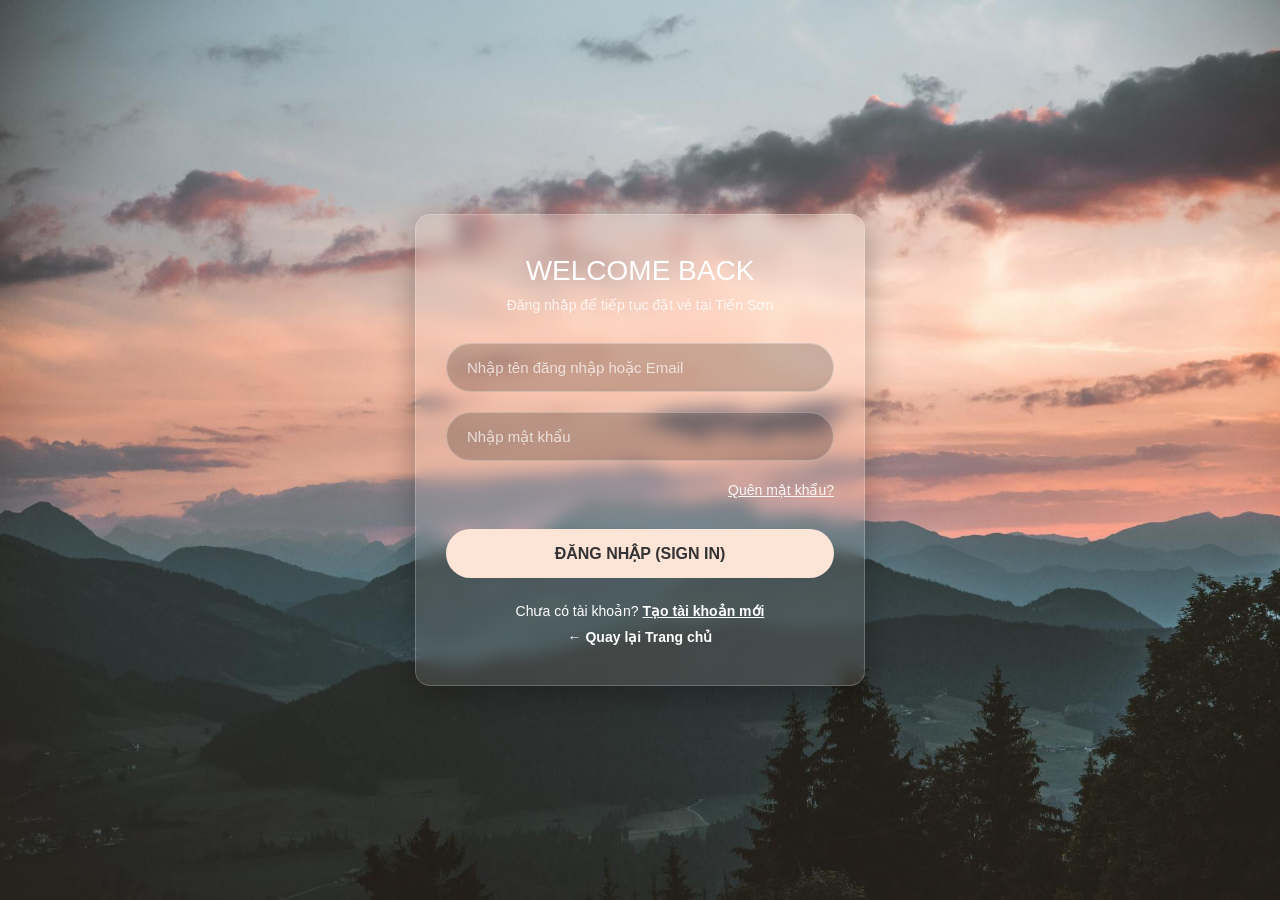
<file: web booking/frontend/payment.html>
<!doctype html>
<html lang="vi">
  <head>
    <meta charset="UTF-8" />
    <meta name="viewport" content="width=device-width, initial-scale=1.0" />
    <title>Thanh toán — NHÀ XE TSH</title>
    <link rel="stylesheet" href="css/booking.css" />
    <style>
      /* Thêm một chút CSS riêng cho nút VNPAY */
      .payment-card {
        background: #fff;
        border-radius: 8px;
        padding: 30px;
        box-shadow: 0 2px 10px rgba(0,0,0,0.05);
        text-align: center;
        max-width: 500px;
        margin: 40px auto;
      }
      .payment-info {
        background: #f8f9fa;
        padding: 20px;
        border-radius: 8px;
        margin-bottom: 25px;
        text-align: left;
      }
      .payment-info p {
        display: flex;
        justify-content: space-between;
        margin: 10px 0;
        font-size: 16px;
      }
      .payment-info strong {
        color: #e53935;
        font-size: 20px;
      }
      .btn-vnpay {
        background-color: #005baa; /* Màu xanh đặc trưng của VNPAY */
        color: white;
        border: none;
        padding: 15px 30px;
        font-size: 18px;
        font-weight: bold;
        border-radius: 8px;
        cursor: pointer;
        width: 100%;
        transition: 0.3s;
        display: flex;
        justify-content: center;
        align-items: center;
        gap: 10px;
      }
      .btn-vnpay:hover {
        background-color: #004a8c;
      }
      .btn-vnpay img {
        height: 24px;
      }
    </style>
  </head>
  <body class="booking-page">
    <div class="booking-inner">
      <nav class="checkout-steps" aria-label="Tiến trình đặt vé">
        <div class="step-item">
          <div class="step-circle" style="background:#28a745; color:white; border:none;">✓</div>
          <div class="step-label">Thông tin đặt vé</div>
        </div>
        <div class="step-item step-item--active">
          <div class="step-circle">2</div>
          <div class="step-label">Thanh toán</div>
        </div>
        <div class="step-item">
          <div class="step-circle">3</div>
          <div class="step-label">Hoàn tất</div>
        </div>
      </nav>

      <div class="payment-card">
        <h2>Xác nhận thanh toán</h2>
        <p style="color: #666; margin-bottom: 20px;">Vui lòng kiểm tra lại thông tin trước khi thanh toán</p>
        
        <div class="payment-info">
          <p><span>Mã đơn hàng:</span> <b id="displayBookingId">Đang tải...</b></p>
          <p><span>Khách hàng:</span> <b id="displayPassengerName">Đang tải...</b></p>
          <hr style="border: 0; border-top: 1px dashed #ccc; margin: 15px 0;">
          <p><span>Tổng thanh toán:</span> <strong id="displayTotalAmount">0 đ</strong></p>
        </div>

        <button id="btnPayVnpay" class="btn-vnpay">
          Thanh toán qua VNPAY
        </button>
        <p style="margin-top: 15px; font-size: 13px; color: #888;">
          Giao dịch được bảo mật tuyệt đối bởi VNPAY
        </p>
      </div>
    </div>

    <script src="js/payment.js"></script>
  </body>
</html>
</file>
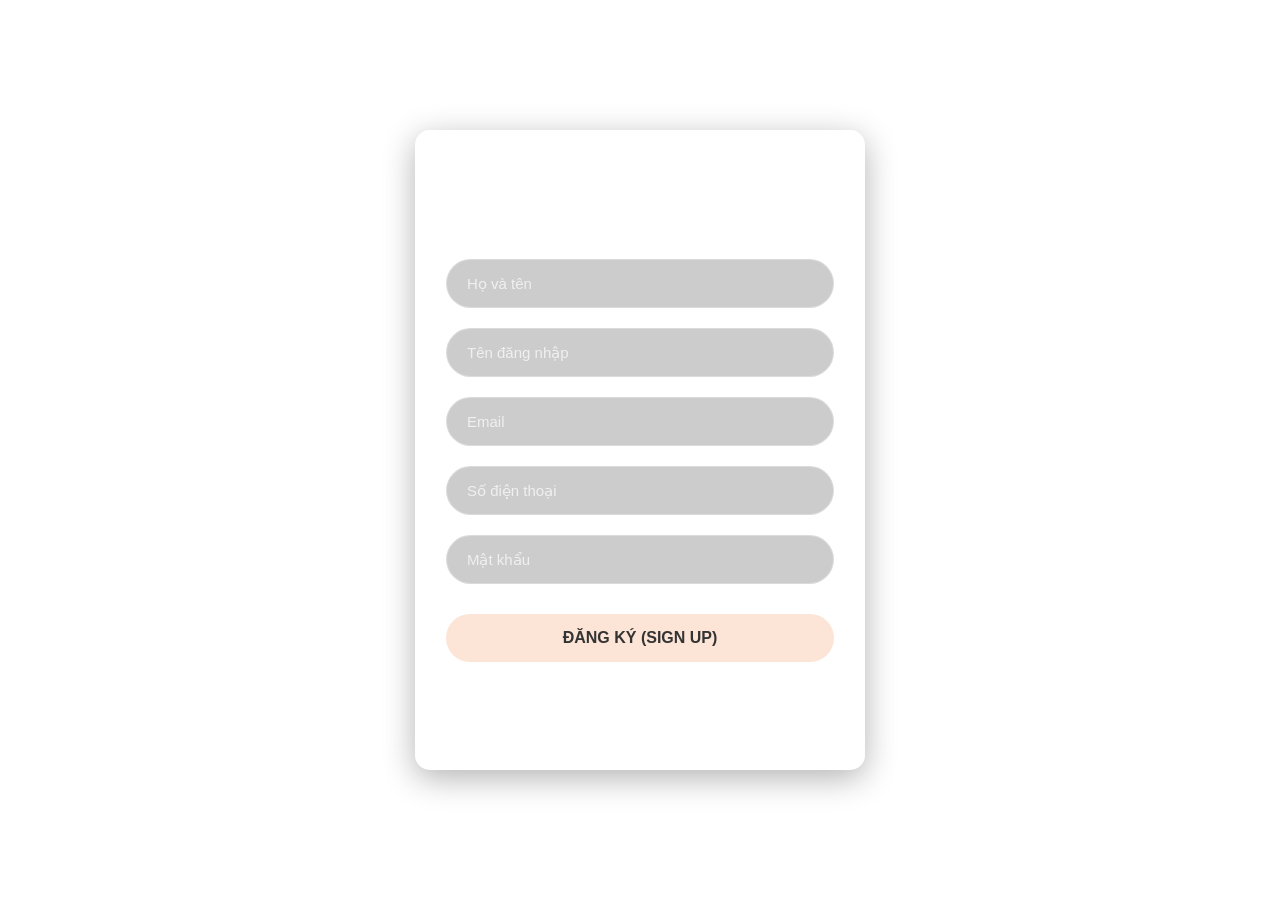
<file: web booking/frontend/register.html>
<!DOCTYPE html>
<html lang="vi">
<head>
    <meta charset="UTF-8">
    <meta name="viewport" content="width=device-width, initial-scale=1.0">
    <title>Đăng ký tài khoản</title>
    <link rel="stylesheet" href="css/auth.css">
</head>
<body>

    <div class="auth-wrapper">
        <h2>WELCOME</h2>
        <p class="subtitle">Tạo tài khoản mới để đặt vé dễ dàng hơn</p>

        <form id="registerForm">
            <div class="input-group">
                <input type="text" id="fullName" placeholder="Họ và tên" required>
            </div>
            <div class="input-group">
                <input type="text" id="username" placeholder="Tên đăng nhập" required>
            </div>
            <div class="input-group">
                <input type="email" id="email" placeholder="Email" required>
            </div>
            <div class="input-group">
                <input type="tel" id="phone" placeholder="Số điện thoại" required>
            </div>
            <div class="input-group">
                <input type="password" id="password" placeholder="Mật khẩu" required>
            </div>
            
            <button type="submit" class="btn-submit">ĐĂNG KÝ (SIGN UP)</button>
        </form>

        <div class="auth-links">
            <p>Đã có tài khoản? <a href="login.html">Đăng nhập ngay</a></p>
            <p style="margin-top: 10px;"><a href="index.html" style="text-decoration: none;">← Quay lại Trang chủ</a></p>
        </div>
    </div>
   <script src="js/register.js"></script>
</body>
</html>
</file>
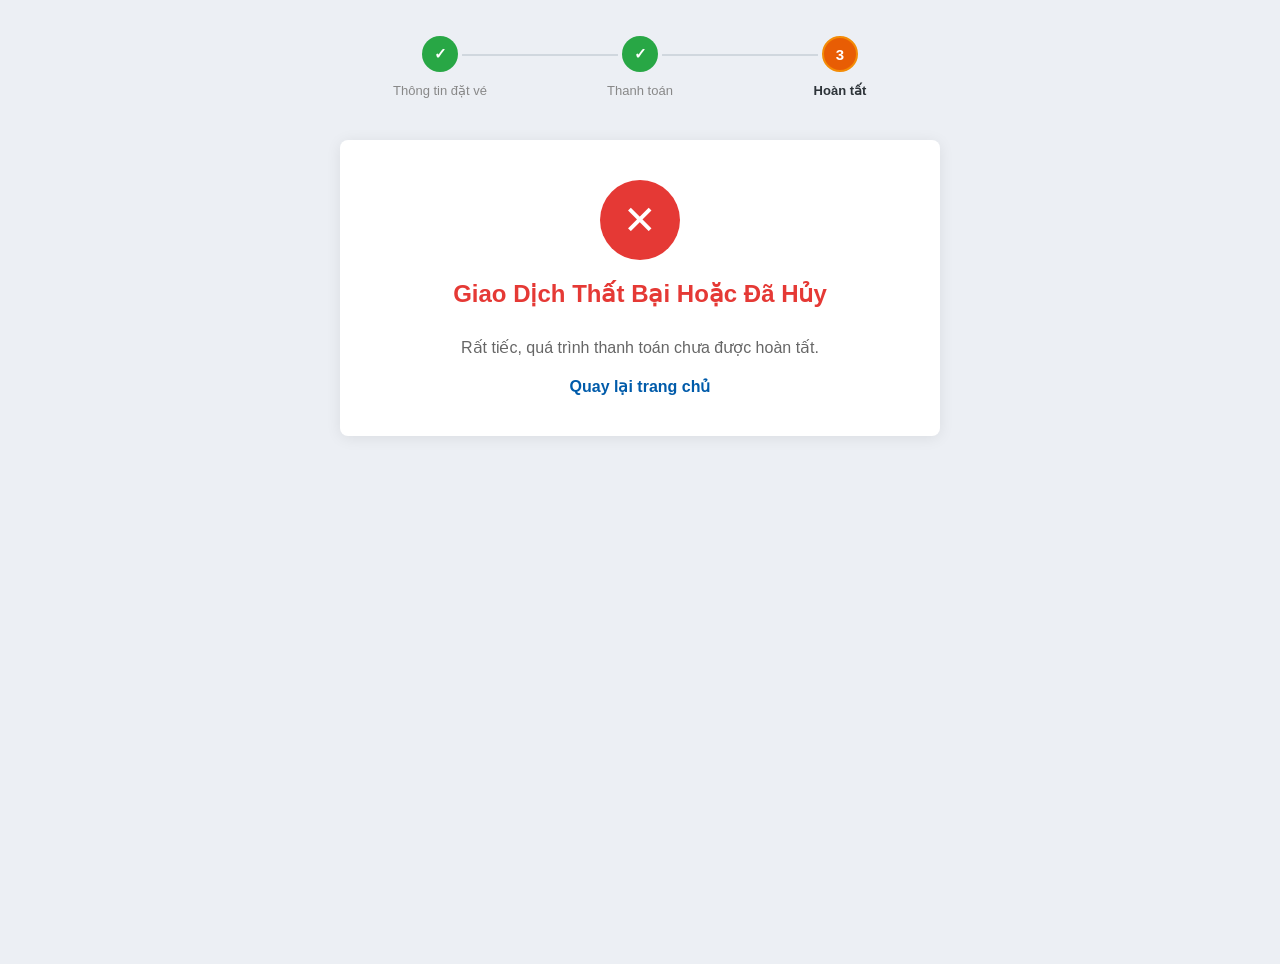
<file: web booking/frontend/success.html>
<!doctype html>
<html lang="vi">
<head>
    <meta charset="UTF-8" />
    <meta name="viewport" content="width=device-width, initial-scale=1.0" />
    <title>Hoàn tất đặt vé — NHÀ XE TSH</title>
    <link rel="stylesheet" href="css/booking.css" />
    <style>
        .success-card {
            background: #fff;
            border-radius: 8px;
            padding: 40px;
            box-shadow: 0 2px 15px rgba(0,0,0,0.08);
            max-width: 600px;
            margin: 40px auto;
            text-align: center;
        }
        .success-icon {
            background-color: #4caf50;
            color: white;
            width: 80px;
            height: 80px;
            border-radius: 50%;
            display: flex;
            align-items: center;
            justify-content: center;
            font-size: 40px;
            margin: 0 auto 20px auto;
        }
        .success-card h2 { color: #4caf50; margin-bottom: 30px; font-size: 24px;}
        .success-card h3 { color: #555; font-size: 16px; margin-bottom: 20px; text-transform: uppercase; letter-spacing: 1px;}
        
        .transaction-details {
            border-top: 1px solid #eee;
            border-bottom: 1px solid #eee;
            padding: 20px 0;
            margin-bottom: 30px;
        }
        .tx-row {
            display: flex;
            justify-content: space-between;
            padding: 12px 0;
            color: #444;
            font-size: 15px;
        }
        .tx-row span:first-child { color: #888; }
        .tx-row span:last-child { font-weight: bold; color: #333; }
        
        .btn-home {
            color: #005baa;
            text-decoration: none;
            font-weight: bold;
            font-size: 16px;
        }
        .btn-home:hover { text-decoration: underline; }
    </style>
</head>
<body class="booking-page">
    <div class="booking-inner">
        <nav class="checkout-steps" aria-label="Tiến trình đặt vé">
            <div class="step-item">
                <div class="step-circle" style="background:#28a745; color:white; border:none;">✓</div>
                <div class="step-label" style="color:#888;">Thông tin đặt vé</div>
            </div>
            <div class="step-item">
                <div class="step-circle" style="background:#28a745; color:white; border:none;">✓</div>
                <div class="step-label" style="color:#888;">Thanh toán</div>
            </div>
            <div class="step-item step-item--active">
                <div class="step-circle">3</div>
                <div class="step-label">Hoàn tất</div>
            </div>
        </nav>

        <div class="success-card" id="successCard" style="display: none;">
            <div class="success-icon">✓</div>
            <h2>Giao Dịch Thanh Toán Thành Công</h2>
            <h3>Thông tin giao dịch</h3>
            
            <div class="transaction-details">
                <div class="tx-row">
                    <span>Nội dung thanh toán</span>
                    <span>Thanh toán vé xe TSH</span>
                </div>
                <div class="tx-row">
                    <span>Cổng thanh toán</span>
                    <span>VNPAY QR</span>
                </div>
                <div class="tx-row">
                    <span>Mã đơn hàng</span>
                    <span id="resBookingId">---</span>
                </div>
                <div class="tx-row">
                    <span>Số tiền thanh toán</span>
                    <span id="resAmount" style="color: #e53935; font-size: 18px;">---</span>
                </div>
            </div>

            <a href="index.html" class="btn-home">Quay lại trang chủ</a>
        </div>

        <div class="success-card" id="failCard" style="display: none;">
            <div class="success-icon" style="background-color: #e53935;">✕</div>
            <h2 style="color: #e53935;">Giao Dịch Thất Bại Hoặc Đã Hủy</h2>
            <p style="margin-bottom: 20px; color: #666;">Rất tiếc, quá trình thanh toán chưa được hoàn tất.</p>
            <a href="index.html" class="btn-home">Quay lại trang chủ</a>
        </div>

    </div>

    <script src="js/success.js"></script>
</body>
</html>
</file>
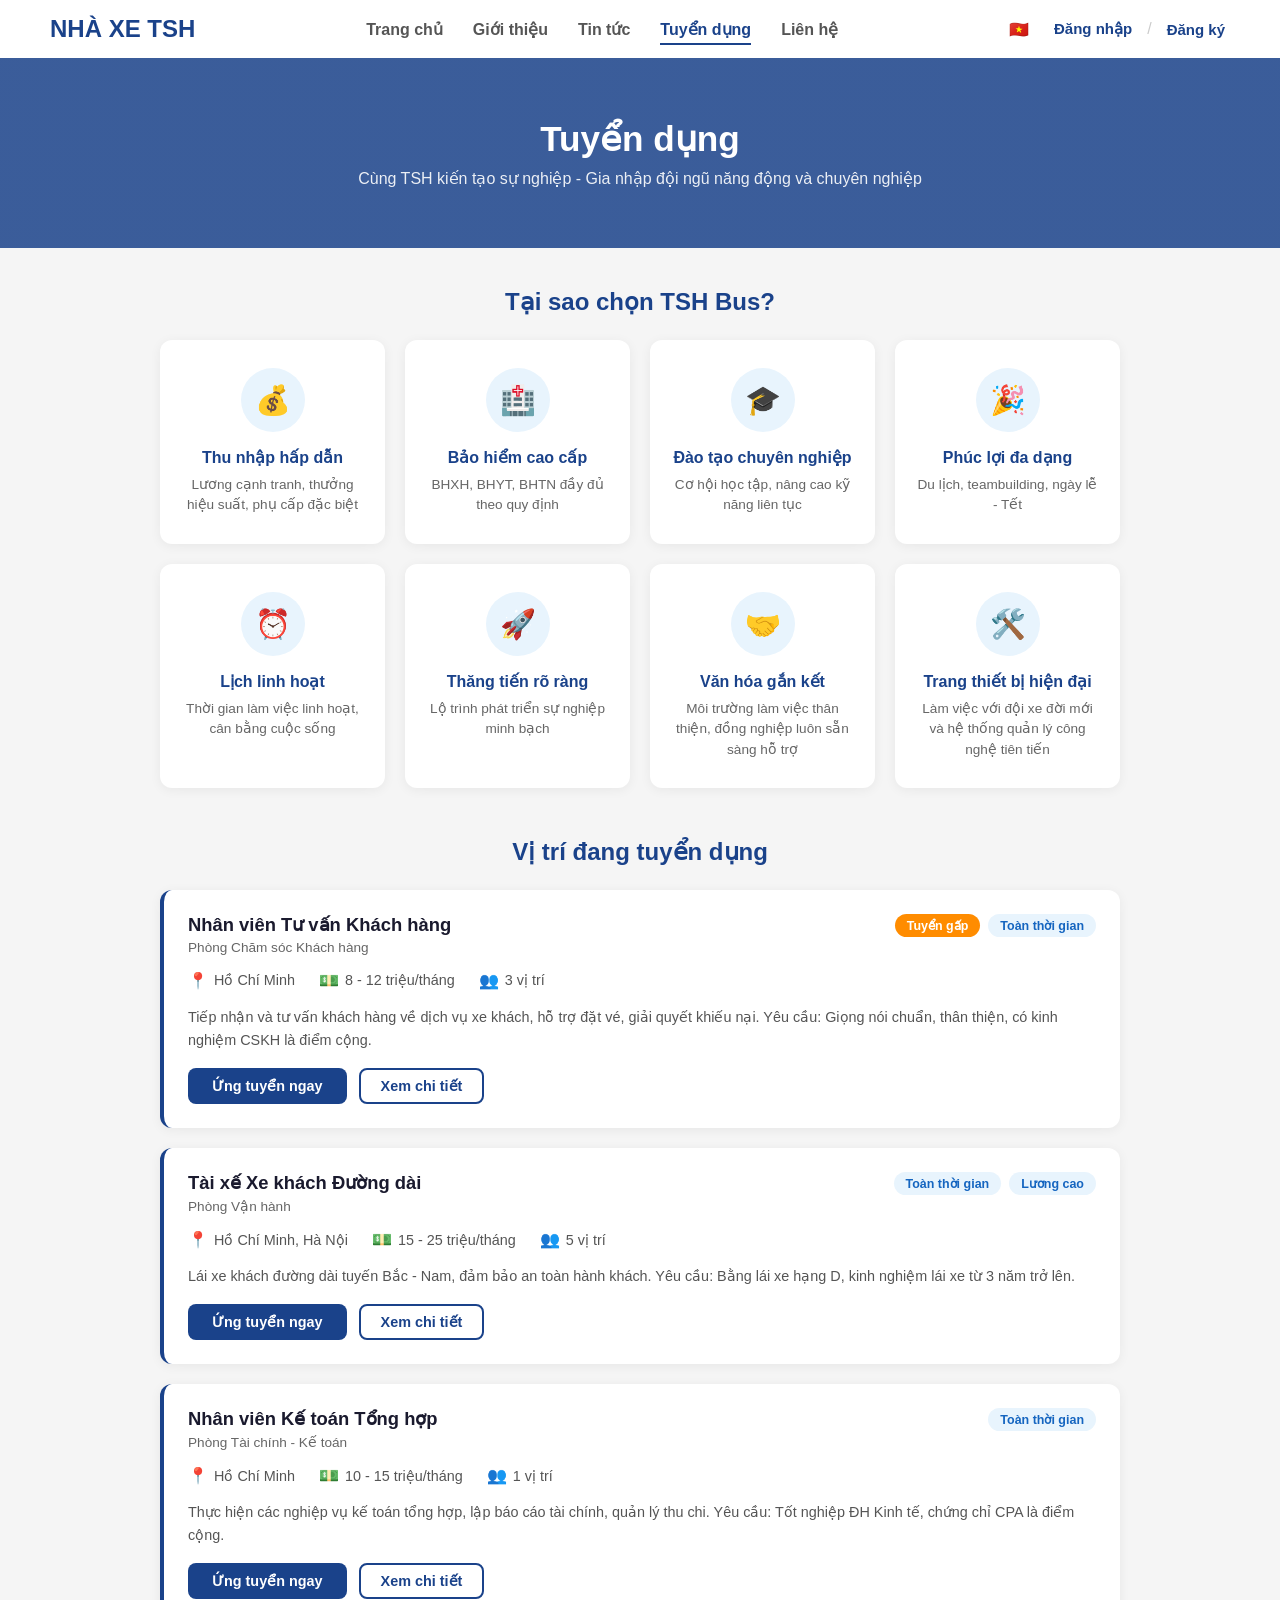
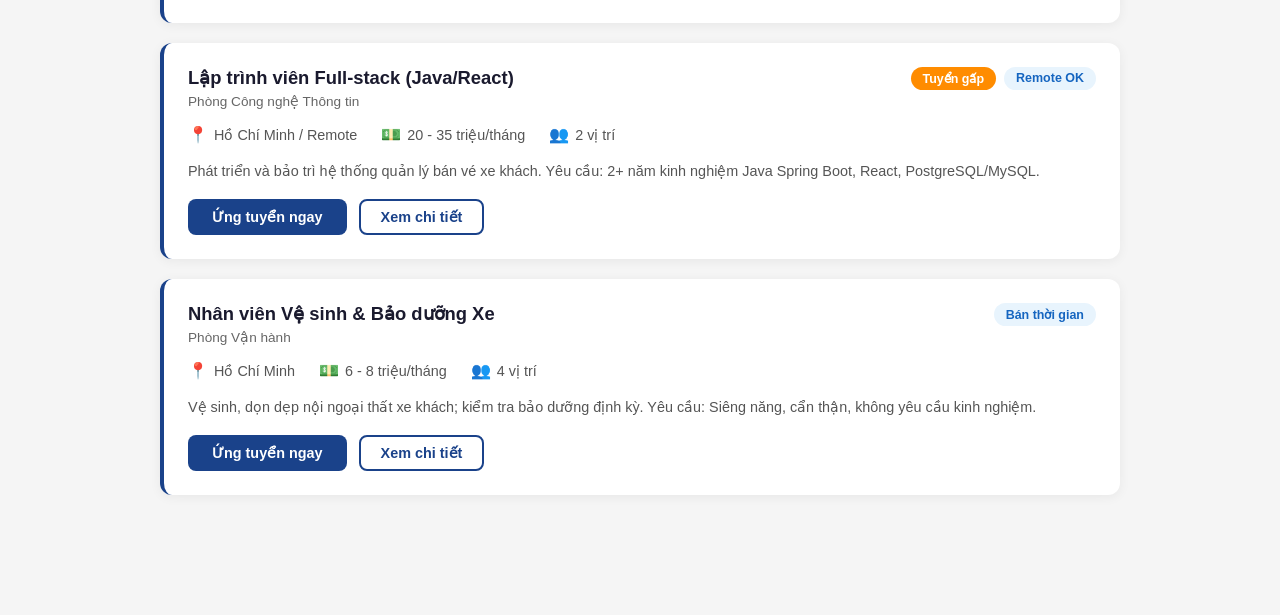
<file: web booking/frontend/tuyen-dung.html>
<!doctype html>
<html lang="vi">
  <head>
    <meta charset="UTF-8" />
    <meta name="viewport" content="width=device-width, initial-scale=1.0" />
    <title>Tuyển dụng - Nhà Xe TSH</title>
    <link rel="stylesheet" href="css/style.css" />
    <link rel="stylesheet" href="css/tuyen-dung.css" />
  </head>
  <body>
    <header class="navbar">
      <div class="logo">
        <h2>NHÀ XE TSH</h2>
      </div>
      <nav>
        <ul>
          <li><a href="index.html">Trang chủ</a></li>
          <li><a href="introduce.html">Giới thiệu</a></li>
          <li><a href="news.html">Tin tức</a></li>
          <li><a href="tuyen-dung.html" class="active">Tuyển dụng</a></li>
          <li><a href="lien-he.html">Liên hệ</a></li>
        </ul>
      </nav>
      <div class="header-right">
        <div class="lang">🇻🇳</div>
        <div class="auth-guest" id="authGuest">
          <button
            class="btn-text"
            onclick="window.location.href = 'login.html'"
          >
            Đăng nhập
          </button>
          <span class="divider">/</span>
          <button
            class="btn-text"
            onclick="window.location.href = 'register.html'"
          >
            Đăng ký
          </button>
        </div>
        <div class="auth-user" id="authUser" style="display: none">
          <span class="greeting">HI <span id="userNameDisplay"></span></span>
          <span class="divider">|</span>
          <button class="btn-outline" id="btnLogout">Đăng xuất</button>
        </div>
      </div>
    </header>

    <section class="recruit-hero">
      <h1>Tuyển dụng</h1>
      <p>
        Cùng TSH kiến tạo sự nghiệp - Gia nhập đội ngũ năng động và chuyên
        nghiệp
      </p>
    </section>

    <div class="recruit-container">
      <!-- Tại sao chọn TSH -->
      <div class="why-join">
        <h2>Tại sao chọn TSH Bus?</h2>
        <div class="why-join-grid">
          <div class="why-card">
            <div class="why-card__icon">💰</div>
            <div class="why-card__title">Thu nhập hấp dẫn</div>
            <div class="why-card__desc">
              Lương cạnh tranh, thưởng hiệu suất, phụ cấp đặc biệt
            </div>
          </div>
          <div class="why-card">
            <div class="why-card__icon">🏥</div>
            <div class="why-card__title">Bảo hiểm cao cấp</div>
            <div class="why-card__desc">
              BHXH, BHYT, BHTN đầy đủ theo quy định
            </div>
          </div>
          <div class="why-card">
            <div class="why-card__icon">🎓</div>
            <div class="why-card__title">Đào tạo chuyên nghiệp</div>
            <div class="why-card__desc">
              Cơ hội học tập, nâng cao kỹ năng liên tục
            </div>
          </div>
          <div class="why-card">
            <div class="why-card__icon">🎉</div>
            <div class="why-card__title">Phúc lợi đa dạng</div>
            <div class="why-card__desc">
              Du lịch, teambuilding, ngày lễ - Tết
            </div>
          </div>
          <div class="why-card">
            <div class="why-card__icon">⏰</div>
            <div class="why-card__title">Lịch linh hoạt</div>
            <div class="why-card__desc">
              Thời gian làm việc linh hoạt, cân bằng cuộc sống
            </div>
          </div>
          <div class="why-card">
            <div class="why-card__icon">🚀</div>
            <div class="why-card__title">Thăng tiến rõ ràng</div>
            <div class="why-card__desc">
              Lộ trình phát triển sự nghiệp minh bạch
            </div>
          </div>
          <div class="why-card">
            <div class="why-card__icon">🤝</div>
            <div class="why-card__title">Văn hóa gắn kết</div>
            <div class="why-card__desc">
              Môi trường làm việc thân thiện, đồng nghiệp luôn sẵn sàng hỗ trợ
            </div>
          </div>
          <div class="why-card">
            <div class="why-card__icon">🛠️</div>
            <div class="why-card__title">Trang thiết bị hiện đại</div>
            <div class="why-card__desc">
              Làm việc với đội xe đời mới và hệ thống quản lý công nghệ tiên
              tiến
            </div>
          </div>
        </div>
      </div>

      <!-- Danh sách việc làm -->
      <div class="job-listings">
        <h2>Vị trí đang tuyển dụng</h2>

        <!-- Job 1 -->
        <div class="job-card">
          <div class="job-card__header">
            <div>
              <div class="job-card__title">Nhân viên Tư vấn Khách hàng</div>
              <div class="job-card__dept">Phòng Chăm sóc Khách hàng</div>
            </div>
            <div class="job-card__tags">
              <span class="job-tag tag-hot">Tuyển gấp</span>
              <span class="job-tag">Toàn thời gian</span>
            </div>
          </div>
          <div class="job-card__info">
            <div class="job-info-item"><span>📍</span> Hồ Chí Minh</div>
            <div class="job-info-item"><span>💵</span> 8 - 12 triệu/tháng</div>
            <div class="job-info-item"><span>👥</span> 3 vị trí</div>
          </div>
          <div class="job-card__desc">
            Tiếp nhận và tư vấn khách hàng về dịch vụ xe khách, hỗ trợ đặt vé,
            giải quyết khiếu nại. Yêu cầu: Giọng nói chuẩn, thân thiện, có kinh
            nghiệm CSKH là điểm cộng.
          </div>
          <div class="job-card__actions">
            <button
              class="btn-apply"
            onclick="window.location.href = 'lien-he.html'"
            >
              Ứng tuyển ngay
            </button>
            <button class="btn-detail" onclick="openJobModal(0)">
              Xem chi tiết
            </button>
          </div>
        </div>

        <!-- Job 2 -->
        <div class="job-card">
          <div class="job-card__header">
            <div>
              <div class="job-card__title">Tài xế Xe khách Đường dài</div>
              <div class="job-card__dept">Phòng Vận hành</div>
            </div>
            <div class="job-card__tags">
              <span class="job-tag">Toàn thời gian</span>
              <span class="job-tag">Lương cao</span>
            </div>
          </div>
          <div class="job-card__info">
            <div class="job-info-item"><span>📍</span> Hồ Chí Minh, Hà Nội</div>
            <div class="job-info-item"><span>💵</span> 15 - 25 triệu/tháng</div>
            <div class="job-info-item"><span>👥</span> 5 vị trí</div>
          </div>
          <div class="job-card__desc">
            Lái xe khách đường dài tuyến Bắc - Nam, đảm bảo an toàn hành khách.
            Yêu cầu: Bằng lái xe hạng D, kinh nghiệm lái xe từ 3 năm trở lên.
          </div>
          <div class="job-card__actions">
            <button
              class="btn-apply"
              onclick="window.location.href = 'lien-he.html'"
            >
              Ứng tuyển ngay
            </button>
            <button class="btn-detail" onclick="openJobModal(1)">
              Xem chi tiết
            </button>
          </div>
        </div>

        <!-- Job 3 -->
        <div class="job-card">
          <div class="job-card__header">
            <div>
              <div class="job-card__title">Nhân viên Kế toán Tổng hợp</div>
              <div class="job-card__dept">Phòng Tài chính - Kế toán</div>
            </div>
            <div class="job-card__tags">
              <span class="job-tag">Toàn thời gian</span>
            </div>
          </div>
          <div class="job-card__info">
            <div class="job-info-item"><span>📍</span> Hồ Chí Minh</div>
            <div class="job-info-item"><span>💵</span> 10 - 15 triệu/tháng</div>
            <div class="job-info-item"><span>👥</span> 1 vị trí</div>
          </div>
          <div class="job-card__desc">
            Thực hiện các nghiệp vụ kế toán tổng hợp, lập báo cáo tài chính,
            quản lý thu chi. Yêu cầu: Tốt nghiệp ĐH Kinh tế, chứng chỉ CPA là
            điểm cộng.
          </div>
          <div class="job-card__actions">
            <button
              class="btn-apply"
              onclick="window.location.href = 'lien-he.html'"            >
              Ứng tuyển ngay
            </button>
            <button class="btn-detail" onclick="openJobModal(2)">
              Xem chi tiết
            </button>
          </div>
        </div>

        <!-- Job 4 -->
        <div class="job-card">
          <div class="job-card__header">
            <div>
              <div class="job-card__title">
                Lập trình viên Full-stack (Java/React)
              </div>
              <div class="job-card__dept">Phòng Công nghệ Thông tin</div>
            </div>
            <div class="job-card__tags">
              <span class="job-tag tag-hot">Tuyển gấp</span>
              <span class="job-tag">Remote OK</span>
            </div>
          </div>
          <div class="job-card__info">
            <div class="job-info-item">
              <span>📍</span> Hồ Chí Minh / Remote
            </div>
            <div class="job-info-item"><span>💵</span> 20 - 35 triệu/tháng</div>
            <div class="job-info-item"><span>👥</span> 2 vị trí</div>
          </div>
          <div class="job-card__desc">
            Phát triển và bảo trì hệ thống quản lý bán vé xe khách. Yêu cầu: 2+
            năm kinh nghiệm Java Spring Boot, React, PostgreSQL/MySQL.
          </div>
          <div class="job-card__actions">
            <button
              class="btn-apply"
              onclick="window.location.href = 'lien-he.html'"
            >
              Ứng tuyển ngay
            </button>
            <button class="btn-detail" onclick="openJobModal(3)">
              Xem chi tiết
            </button>
          </div>
        </div>

        <!-- Job 5 -->
        <div class="job-card">
          <div class="job-card__header">
            <div>
              <div class="job-card__title">
                Nhân viên Vệ sinh & Bảo dưỡng Xe
              </div>
              <div class="job-card__dept">Phòng Vận hành</div>
            </div>
            <div class="job-card__tags">
              <span class="job-tag">Bán thời gian</span>
            </div>
          </div>
          <div class="job-card__info">
            <div class="job-info-item"><span>📍</span> Hồ Chí Minh</div>
            <div class="job-info-item"><span>💵</span> 6 - 8 triệu/tháng</div>
            <div class="job-info-item"><span>👥</span> 4 vị trí</div>
          </div>
          <div class="job-card__desc">
            Vệ sinh, dọn dẹp nội ngoại thất xe khách; kiểm tra bảo dưỡng định
            kỳ. Yêu cầu: Siêng năng, cẩn thận, không yêu cầu kinh nghiệm.
          </div>
          <div class="job-card__actions">
            <button
              class="btn-apply"
              onclick="window.location.href = 'lien-he.html'"
            >
              Ứng tuyển ngay
            </button>
            <button class="btn-detail" onclick="openJobModal(4)">
              Xem chi tiết
            </button>
          </div>
        </div>
      </div>

     
    <!-- Job Detail Modal -->
    <div class="modal-overlay" id="jobModal">
      <div class="modal-content">
        <button class="modal-close" onclick="closeJobModal()">×</button>
        <div id="modalContent"></div>
      </div>
    </div>

    <script src="js/auth.js"></script>
    <script src="js/tuyen-dung.js"></script>
  </body>
</html>
</file>
<file: btl-ttcs/web booking/frontend/css/style.css>
* {
  box-sizing: border-box;
  margin: 0;
  padding: 0;
  font-family: Arial, sans-serif;
}

body {
  background-color: #f5f5f5;
}

.navbar {
  display: flex;
  justify-content: space-between;
  align-items: center;
  padding: 15px 50px;
  background-color: white;
}

.navbar .logo h2 {
  color: #1a428a;
}

.navbar nav ul {
  list-style: none;
  display: flex;
  gap: 30px;
}

.navbar nav ul li a {
  text-decoration: none;
  color: #555;
  font-weight: bold;
}

.navbar nav ul li a.active {
  color: #1a428a;
  border-bottom: 2px solid #1a428a;
  padding-bottom: 5px;
}

.hero-banner img {
  width: 100%;
  height: auto;
  display: block;
}

.search-container {
  background-color: white;
  width: 80%;
  max-width: 1000px;
  margin: -60px auto 50px auto;
  position: relative;
  border-radius: 12px;
  box-shadow: 0 4px 15px rgba(0, 0, 0, 0.1);
  padding: 20px 30px;
}

.trip-type {
  display: flex;
  gap: 20px;
  margin-bottom: 20px;
  font-weight: bold;
  color: #333;
}

.search-box {
  display: flex;
  align-items: stretch;
  gap: 15px;
}

.input-group {
  flex: 1;
  display: flex;
  flex-direction: column;
}

.input-group label {
  font-size: 13px;
  color: #777;
  margin-bottom: 5px;
}

.input-group select,
.input-group input {
  border: none;
  border-bottom: 1px solid #ccc;
  padding: 8px 0;
  font-size: 16px;
  outline: none;
  font-weight: bold;
}

.swap-icon {
  font-size: 20px;
  color: #ff8c00;
  cursor: pointer;
  padding-top: 20px;
}

.btn-search {
  background-color: #1a428a;
  color: white;
  border: none;
  padding: 15px 30px;
  font-size: 16px;
  font-weight: bold;
  border-radius: 8px;
  cursor: pointer;
  margin-top: 15px;
  align-self: stretch;
}

.btn-search:hover {
  background-color: #112b5e;
}

.btn-reset {
  background: #c62828;
  color: #fff;
  border: 2px solid #c62828;
  border-radius: 8px;
  padding: 10px 20px;
  font-size: 0.9rem;
  font-weight: 600;
  cursor: pointer;
  transition: all 0.2s;
  align-self: stretch;
  margin-top: 15px;
}

.btn-reset:hover {
  background: #b71c1c;
  border-color: #b71c1c;
}

.header-right {
  display: flex;
  align-items: center;
  gap: 20px;
}

.auth-guest,
.auth-user {
  display: flex;
  align-items: center;
  gap: 10px;
}

.btn-text {
  background: none;
  border: none;
  color: #1a428a;
  font-weight: bold;
  font-size: 15px;
  cursor: pointer;
  padding: 5px;
  transition: color 0.2s ease;
}

.btn-text:hover {
  color: #ff8c00;
}

.divider {
  color: #ccc;
  font-size: 16px;
}

.greeting {
  color: #1a428a;
  font-weight: bold;
  font-size: 15px;
  text-transform: uppercase;
}

.btn-outline {
  background: transparent;
  border: 1.5px solid #1a428a;
  color: #1a428a;
  padding: 6px 18px;
  border-radius: 20px;
  font-weight: bold;
  font-size: 14px;
  cursor: pointer;
  transition: all 0.3s ease;
}

.btn-outline:hover {
  background: #1a428a;
  color: white;
}

.results-section {
  max-width: 900px;
  margin: 32px auto 60px;
  padding: 0 16px;
}

.results-header {
  display: flex;
  align-items: center;
  gap: 12px;
  margin-bottom: 20px;
}

.results-header h3 {
  font-size: 1.3rem;
  font-weight: 700;
  margin: 0;
}

.results-count {
  background: #e8f4fd;
  color: #1565c0;
  font-size: 0.82rem;
  font-weight: 600;
  padding: 3px 10px;
  border-radius: 20px;
}

.results-loading {
  display: flex;
  flex-direction: column;
  align-items: center;
  padding: 48px 0;
  gap: 14px;
  color: #666;
}

.spinner {
  width: 36px;
  height: 36px;
  border: 4px solid #e0e0e0;
  border-top-color: #1565c0;
  border-radius: 50%;
  animation: spin 0.8s linear infinite;
}

@keyframes spin {
  to {
    transform: rotate(360deg);
  }
}

.results-empty {
  text-align: center;
  padding: 48px 0;
  color: #888;
}

.trip-list {
  display: flex;
  flex-direction: column;
  gap: 14px;
}

.btn-book {
  background: #1565c0;
  color: #fff;
  border: none;
  border-radius: 8px;
  padding: 9px 24px;
  font-size: 0.9rem;
  font-weight: 600;
  cursor: pointer;
  transition: background 0.2s;
}

.btn-book:hover:not(:disabled) {
  background: #0d47a1;
}

.btn-book:disabled {
  background: #bdbdbd;
  cursor: not-allowed;
}

/* ====== TAB NGÀY ====== */
.date-tabs {
  display: flex;
  gap: 0;
  margin-bottom: 20px;
  border-bottom: 2px solid #e0e0e0;
}
.date-tab {
  background: none;
  border: none;
  padding: 12px 24px;
  font-size: 0.9rem;
  font-weight: 600;
  color: #666;
  cursor: pointer;
  border-bottom: 3px solid transparent;
  margin-bottom: -2px;
  transition: all 0.2s;
}
.date-tab:hover {
  color: #1a428a;
}
.date-tab.active {
  color: #1a428a;
  border-bottom-color: #1a428a;
}

/* ====== LAYOUT KẾT QUẢ ====== */
.results-body {
  display: flex;
  gap: 20px;
  align-items: flex-start;
}

/* ====== BỘ LỌC ====== */
.filter-panel {
  width: 220px;
  flex-shrink: 0;
  background: #fff;
  border-radius: 12px;
  padding: 16px;
  border: 1px solid #e5e9f0;
}
.filter-header {
  display: flex;
  justify-content: space-between;
  align-items: center;
  margin-bottom: 16px;
  font-weight: 700;
  font-size: 0.95rem;
}
.filter-reset {
  background: none;
  border: none;
  color: #1a428a;
  font-size: 0.8rem;
  cursor: pointer;
  font-weight: 600;
}
.filter-reset:hover {
  text-decoration: underline;
}
.filter-group {
  margin-bottom: 20px;
}
.filter-label {
  font-weight: 700;
  font-size: 0.85rem;
  margin-bottom: 10px;
  color: #333;
}
.filter-checkbox {
  display: flex;
  align-items: center;
  gap: 8px;
  font-size: 0.85rem;
  color: #444;
  margin-bottom: 8px;
  cursor: pointer;
}
.range-row {
  display: flex;
  flex-direction: column;
  gap: 6px;
}
.range-labels {
  display: flex;
  justify-content: space-between;
  font-size: 0.78rem;
  color: #666;
  margin-top: 4px;
}
input[type="range"] {
  width: 100%;
  accent-color: #1a428a;
}

/* ====== CARD CHUYẾN XE ====== */
.trip-list {
  flex: 1;
  display: flex;
  flex-direction: column;
  gap: 12px;
}

.trip-card2 {
  background: #fff;
  border: 1px solid #e5e9f0;
  border-radius: 12px;
  padding: 16px 20px;
  display: flex;
  align-items: center;
  gap: 20px;
  box-shadow: 0 2px 8px rgba(0, 0, 0, 0.05);
  transition:
    box-shadow 0.2s,
    transform 0.2s;
}
.trip-card2:hover {
  box-shadow: 0 6px 20px rgba(21, 101, 192, 0.12);
  transform: translateY(-2px);
}
.trip-card2--full {
  opacity: 0.6;
}

.trip-card2__logo {
  display: flex;
  flex-direction: column;
  align-items: center;
  gap: 6px;
  min-width: 64px;
}
.trip-card2__logo img {
  width: 48px;
  height: 48px;
  object-fit: contain;
  border-radius: 8px;
}
.trip-card2__name {
  font-size: 0.7rem;
  font-weight: 700;
  color: #1a428a;
  text-align: center;
}

.trip-card2__info {
  flex: 1;
}
.trip-card2__type {
  display: inline-block;
  background: #e8f4fd;
  color: #1565c0;
  font-size: 0.72rem;
  font-weight: 700;
  padding: 2px 8px;
  border-radius: 4px;
  margin-bottom: 6px;
}
.trip-card2__route {
  display: flex;
  align-items: center;
  gap: 12px;
  margin-bottom: 4px;
}
.trip-card2__time {
  font-size: 1.3rem;
  font-weight: 700;
  color: #1a1a2e;
}
.trip-card2__duration {
  color: #999;
  font-size: 0.85rem;
}
.trip-card2__depart {
  font-size: 0.78rem;
  color: #888;
}

.trip-card2__seats {
  font-size: 0.85rem;
  color: #555;
  min-width: 110px;
  text-align: center;
}
.trip-card2__seats .orange {
  color: #e65100;
  font-weight: 700;
}
.trip-card2__seats .red {
  color: #c62828;
  font-weight: 700;
}

.trip-card2__right {
  display: flex;
  flex-direction: column;
  align-items: flex-end;
  gap: 8px;
  min-width: 120px;
}
.trip-card2__price {
  font-size: 1.1rem;
  font-weight: 700;
  color: #1a1a2e;
}

/* ====== TUYẾN XE PHỔ BIẾN ====== */
.popular-section {
  max-width: 1100px;
  margin: 40px auto 60px;
  padding: 0 16px;
}

.popular-title {
  font-size: 1.4rem;
  font-weight: 700;
  margin-bottom: 20px;
  color: #1a1a2e;
}

.popular-list {
  display: grid;
  grid-template-columns: repeat(auto-fill, minmax(240px, 1fr));
  gap: 20px;
}

.popular-loading {
  color: #888;
  text-align: center;
  padding: 24px 0;
}

.popular-card {
  background: #fff;
  border: 1px solid #e5e9f0;
  border-radius: 14px;
  overflow: hidden;
  cursor: pointer;
  transition:
    box-shadow 0.2s,
    transform 0.2s;
  box-shadow: 0 2px 8px rgba(0, 0, 0, 0.06);
}

.popular-card:hover {
  box-shadow: 0 8px 24px rgba(21, 101, 192, 0.15);
  transform: translateY(-3px);
}

.popular-card__img {
  width: 100%;
  height: 160px;
  overflow: hidden;
  background: #e8f4fd;
}

.popular-card__img img {
  width: 100%;
  height: 100%;
  object-fit: cover;
  display: block;
  transition: transform 0.3s ease;
}

.popular-card:hover .popular-card__img img {
  transform: scale(1.04);
}

.popular-card__body {
  padding: 14px 16px 16px;
}

.popular-card__route {
  font-weight: 700;
  font-size: 1rem;
  color: #1a1a2e;
  margin-bottom: 10px;
}

.popular-card__date {
  display: flex;
  flex-direction: column;
  gap: 2px;
  border: 1px solid #e0e0e0;
  border-radius: 8px;
  padding: 8px 12px;
  margin-bottom: 12px;
  background: #fafafa;
}

.popular-card__date-label {
  font-size: 0.72rem;
  color: #e65100;
  font-weight: 600;
}

.popular-card__date-value {
  font-size: 0.9rem;
  font-weight: 700;
  color: #1a1a2e;
}

.popular-card__btn {
  width: 100%;
  padding: 11px;
  font-size: 0.95rem;
  border-radius: 8px;
  text-align: center;
}

@media (max-width: 600px) {
  .trip-card2 {
    flex-direction: column;
    gap: 16px;
  }
  .trip-card2__right {
    flex-direction: row;
    flex-wrap: wrap;
    width: 100%;
    justify-content: space-between;
  }
  .popular-list {
    grid-template-columns: 1fr 1fr;
  }
}
/* FOOTER */
.footer {
  background: #f5f5f5;
  padding: 40px 200px;
  margin-top: 40px;
  font-family: Arial, sans-serif;
}

.footer-container {
  max-width: 1200px;
  margin: 0 auto;
  padding: 0 20px;

  display: grid;
  grid-template-columns: repeat(4, 1fr); /* CHIA ĐỀU 4 CỘT */
  gap: 60px; /* tăng khoảng cách giữa các cột */
}

.footer-col h3 {
  font-size: 18px;
  margin-bottom: 15px;
  color: #333;
}

.footer-col ul {
  list-style: none;
  padding: 0;
}

.footer-col ul li {
  margin-bottom: 8px;
  color: #555;
  cursor: pointer;
}

.footer-col ul li:hover {
  color: #007bff;
}

.footer-col p {
  margin: 6px 0;
  color: #555;
}

.company h3 {
  color: #0b4da2;
}
.footer a {
  text-decoration: none; /* bỏ gạch chân */
  color: #555; /* cùng màu với text */
  transition: color 0.2s;
}

.footer a:hover {
  color: #007bff; /* hover giống các dòng khác */
}
/* Container của dropdown */
.user-dropdown {
  position: relative;
  display: inline-block;
  /* Thêm dòng này để mở rộng vùng hover xuống dưới */
  padding-bottom: 10px; 
  margin-bottom: -10px;
}

/* Nội dung menu thả xuống */
.dropdown-content {
  display: none;
  position: absolute;
  right: 0;
  /* Đảm bảo menu dính sát vào đáy của vùng dropdown */
  top: 100%; 
  background-color: #ffffff;
  min-width: 180px;
  box-shadow: 0px 8px 16px 0px rgba(0,0,0,0.1);
  z-index: 1000;
  border-radius: 8px;
  /* XÓA dòng margin-top: 5px cũ đi để không còn khoảng hở */
  border: 1px solid #eee;
}

/* Các mục bên trong menu - Thêm icon cho đẹp */
.dropdown-content a {
  color: #333;
  padding: 12px 16px;
  text-decoration: none;
  display: flex;
  align-items: center;
  gap: 10px; /* Khoảng cách giữa icon và chữ */
  font-size: 14px;
  text-align: left;
  transition: background 0.3s;
}

.dropdown-content a:hover {
  background-color: #f1f1f1;
  color: #005baa;
}

/* ✨ HIỆU ỨNG QUAN TRỌNG: Di chuột vào container thì hiện menu */
.user-dropdown:hover .dropdown-content {
  display: block;
}

/* "Cây cầu tàng hình" - Giúp chuột di chuyển từ nút xuống menu mà không bị ngắt kết nối */
.user-dropdown::after {
  content: "";
  position: absolute;
  width: 100%;
  height: 20px; /* Độ cao bao phủ khoảng trống */
  bottom: -15px;
  left: 0;
  background: transparent; /* Tàng hình nhưng vẫn nhận hover */
}
</file>
<file: web booking/frontend/css/booking.css>
/* Trang đặt vé */

:root {
  --blue: #1a5fb4;
  --blue-dark: #154a90;
  --orange: #e85d04;
  --orange-ring: #f48c06;
  --bg-page: #eceff4;
  --card-border: #e1e4e8;
  --text: #2d3338;
  --text-muted: #8b949e;
  --white: #fff;
}

.booking-page {
  min-height: 100vh;
  background: var(--bg-page);
  font-family: Inter, Roboto, "Segoe UI", Arial, sans-serif;
  color: var(--text);
  padding-bottom: 48px;
}

.booking-page * {
  box-sizing: border-box;
}

.booking-inner {
  max-width: 1120px;
  margin: 0 auto;
  padding: 28px 20px 0;
}

/* Progress */
.checkout-steps {
  display: flex;
  justify-content: center;
  align-items: flex-start;
  gap: 0;
  margin-bottom: 32px;
  padding: 0 16px;
}

.step-item {
  flex: 1;
  max-width: 200px;
  display: flex;
  flex-direction: column;
  align-items: center;
  position: relative;
  text-align: center;
}

.step-item::after {
  content: "";
  position: absolute;
  top: 18px;
  left: calc(50% + 22px);
  width: calc(100% - 44px);
  height: 2px;
  background: #d0d7de;
  z-index: 0;
}

.step-item:last-child::after {
  display: none;
}

.step-circle {
  width: 36px;
  height: 36px;
  border-radius: 50%;
  display: flex;
  align-items: center;
  justify-content: center;
  font-weight: 700;
  font-size: 15px;
  position: relative;
  z-index: 1;
  background: var(--white);
  border: 2px solid #d0d7de;
  color: var(--text-muted);
}

.step-item--active .step-circle {
  background: var(--orange);
  border-color: var(--orange-ring);
  color: var(--white);
}

.step-label {
  margin-top: 10px;
  font-size: 13px;
  color: var(--text-muted);
  line-height: 1.35;
}

.step-item--active .step-label {
  color: var(--text);
  font-weight: 600;
}

/* Grid */
.booking-layout {
  display: grid;
  grid-template-columns: minmax(280px, 1fr) minmax(0, 2fr);
  gap: 24px;
  align-items: start;
}

.booking-layout > .form-banner-warn {
  grid-column: 1 / -1;
}

@media (max-width: 900px) {
  .booking-layout {
    grid-template-columns: 1fr;
  }
  .step-item::after {
    display: none;
  }
}

/* Cards */
.side-card {
  background: #ffffff;
  border: 1px solid var(--card-border);
  border-radius: 8px;
  padding: 18px 20px;
  margin-bottom: 16px;
  box-shadow: 0 1px 3px rgba(0, 0, 0, 0.06);
}

.side-card__title {
  font-size: 16px;
  font-weight: 700;
  margin-bottom: 14px;
  color: var(--text);
}

.ticket-meta {
  font-size: 12px;
  color: var(--text-muted);
  margin-bottom: 4px;
}

.ticket-route {
  font-size: 15px;
  font-weight: 700;
  color: var(--blue);
  margin-bottom: 14px;
  line-height: 1.4;
}

.ticket-row {
  display: flex;
  justify-content: space-between;
  align-items: center;
  font-size: 13px;
  margin-bottom: 8px;
  gap: 12px;
}

.ticket-row span:first-child {
  color: var(--text-muted);
  flex-shrink: 0;
}

.ticket-row span:last-child {
  text-align: right;
  font-weight: 500;
}

.ticket-price-line {
  margin-top: 12px;
  padding-top: 12px;
  border-top: 1px solid var(--card-border);
  font-size: 13px;
}

.ticket-price-line strong {
  color: var(--text);
}

/* Total box */
.total-row {
  display: flex;
  justify-content: space-between;
  font-size: 14px;
  margin-bottom: 10px;
}

.total-row--grand {
  margin-top: 14px;
  padding-top: 14px;
  border-top: 1px solid var(--card-border);
  font-size: 16px;
  font-weight: 700;
}

.total-row--grand .total-value {
  color: var(--blue);
  font-size: 17px;
}

/* Main form card */
.form-card {
  background: #ffffff;
  border: 1px solid var(--card-border);
  border-radius: 8px;
  padding: 24px 28px 32px;
  box-shadow: 0 1px 3px rgba(0, 0, 0, 0.06);
}

.form-card__title {
  font-size: 18px;
  font-weight: 700;
  color: var(--blue);
  margin-bottom: 22px;
}

.form-group {
  margin-bottom: 18px;
}

.form-group label,
.form-label {
  display: block;
  font-size: 11px;
  font-weight: 700;
  letter-spacing: 0.04em;
  color: var(--text-muted);
  margin-bottom: 8px;
  text-transform: uppercase;
}

.form-group label .req {
  color: #c92a2a;
}

.form-input,
.form-select,
.form-textarea {
  width: 100%;
  padding: 12px 14px;
  border: 1px solid var(--card-border);
  border-radius: 6px;
  font-size: 14px;
  color: var(--text);
  background: var(--white);
}

.form-input::placeholder,
.form-textarea::placeholder {
  color: #adb5bd;
}

.form-input:focus,
.form-select:focus,
.form-textarea:focus {
  outline: none;
  border-color: var(--blue);
  box-shadow: 0 0 0 2px rgba(26, 95, 180, 0.15);
}

.phone-row {
  display: flex;
  gap: 10px;
}

.phone-row .form-select {
  min-width: 140px;
  max-width: 200px;
  flex-shrink: 0;
}

.phone-row .form-input {
  flex: 1;
}

.form-textarea {
  min-height: 72px;
  resize: vertical;
}

.form-actions {
  display: flex;
  justify-content: flex-end;
  margin-top: 28px;
}

.btn-continue {
  display: inline-flex;
  align-items: center;
  gap: 10px;
  padding: 14px 28px;
  background: var(--blue);
  color: var(--white);
  border: none;
  border-radius: 6px;
  font-size: 15px;
  font-weight: 600;
  cursor: pointer;
  transition: background 0.15s ease;
}

.btn-continue:hover {
  background: var(--blue-dark);
}

.btn-continue:disabled {
  opacity: 0.55;
  cursor: not-allowed;
}

.btn-continue .arrow {
  font-size: 18px;
  line-height: 1;
}

/* States */
.booking-error {
  background: #fff5f5;
  border: 1px solid #feb2b2;
  color: #c53030;
  padding: 14px 16px;
  border-radius: 8px;
  margin-bottom: 20px;
  font-size: 14px;
}

.booking-loading {
  text-align: center;
  padding: 48px;
  color: var(--text-muted);
}

.seats-input-wrap {
  max-width: 140px;
}

.seats-input-wrap .form-input {
  text-align: center;
  font-weight: 600;
}

.form-input--invalid,
.form-select--invalid {
  border-color: #c92a2a !important;
}

.field-error {
  font-size: 12px;
  color: #c92a2a;
  margin-top: 6px;
}

.form-banner-warn {
  background: #fff8e6;
  border: 1px solid #f5d67a;
  color: #8a6d1d;
  padding: 10px 12px;
  border-radius: 6px;
  font-size: 13px;
  margin-bottom: 16px;
}
</file>
<file: web booking/frontend/css/auth.css>
/* --- css/auth.css --- */
* {
    box-sizing: border-box;
    margin: 0;
    padding: 0;
    font-family: Arial, sans-serif;
}

body {
    /* Cài đặt hình nền full màn hình */
    background-image: url('https://png.pngtree.com/thumb_back/fh260/background/20230703/pngtree-majestic-snowy-mountain-summit-with-scenic-skyline-3d-visualization-image_3760966.jpg');
    background-size: cover;
    background-position: center;
    background-attachment: fixed;
    height: 100vh;
    display: flex;
    justify-content: center;
    align-items: center;
}

.auth-wrapper {
    width: 100%;
    max-width: 450px;
    /* Hiệu ứng kính mờ (Glassmorphism) */
    background: rgba(255, 255, 255, 0.1);
    backdrop-filter: blur(8px);
    -webkit-backdrop-filter: blur(8px);
    border: 1px solid rgba(255, 255, 255, 0.2);
    border-radius: 15px;
    padding: 40px 30px;
    text-align: center;
    color: white;
    box-shadow: 0 8px 32px 0 rgba(0, 0, 0, 0.3);
}

.auth-wrapper h2 {
    font-size: 28px;
    margin-bottom: 10px;
    font-weight: normal;
}

.auth-wrapper p.subtitle {
    font-size: 14px;
    margin-bottom: 30px;
    color: rgba(255, 255, 255, 0.8);
}

.input-group {
    margin-bottom: 20px;
    position: relative;
}

.input-group input {
    width: 100%;
    padding: 15px 20px;
    border-radius: 25px;
    border: 1px solid rgba(255, 255, 255, 0.3);
    background: rgba(0, 0, 0, 0.2);
    color: white;
    font-size: 15px;
    outline: none;
    transition: all 0.3s ease;
}

/* Đổi màu chữ gợi ý (placeholder) thành màu trắng mờ */
.input-group input::placeholder {
    color: rgba(255, 255, 255, 0.7);
}

.input-group input:focus {
    border-color: rgba(255, 255, 255, 0.8);
    background: rgba(0, 0, 0, 0.4);
}

.btn-submit {
    width: 100%;
    padding: 15px;
    border-radius: 25px;
    border: none;
    background-color: #fce4d6; /* Màu cam nhạt giống ảnh */
    color: #333;
    font-weight: bold;
    font-size: 16px;
    cursor: pointer;
    margin-top: 10px;
    transition: background 0.3s;
}

.btn-submit:hover {
    background-color: #f8c8b0;
}

.auth-links {
    margin-top: 25px;
    font-size: 14px;
}

.auth-links a {
    color: white;
    text-decoration: underline;
    font-weight: bold;
}

.auth-links a:hover {
    color: #fce4d6;
}

.error-msg {
            color: #d9534f; /* Màu đỏ giống trong ảnh */
            font-size: 14px;
            margin-top: 15px;
            display: flex;
            align-items: center;
            justify-content: flex-start; /* Căn trái */
            gap: 8px; /* Khoảng cách giữa icon và chữ */
            animation: fadeIn 0.3s ease-in-out;
        }

        @keyframes fadeIn {
            from { opacity: 0; transform: translateY(-5px); }
            to { opacity: 1; transform: translateY(0); }
        }
</file>
<file: web booking/frontend/css/forgot-password.css>
/* =========================================
   GIAO DIỆN TRANG QUÊN MẬT KHẨU
========================================= */

body {
    /* Lùi lại 1 thư mục (..) để vào thư mục images */
    background-image: url('../images/repassword.jpg');
}

/* Ẩn/hiện các bước lớn (Bước 1 và Bước 2) */
.step {
    display: none;
}
.step.active {
    display: block;
}

/* Tùy chỉnh ô chứa OTP và nút Gửi nằm ngang nhau */
.otp-group {
    display: flex;
    gap: 10px;
}
.otp-group input {
    flex: 1;
}
.btn-otp {
    background-color: transparent;
    border: 1px solid rgba(255, 255, 255, 0.5);
    color: white;
    padding: 0 15px;
    border-radius: 25px;
    cursor: pointer;
    transition: all 0.3s;
    font-weight: bold;
    white-space: nowrap;
}
.btn-otp:hover {
    background-color: rgba(255, 255, 255, 0.2);
}

/* Nút quay lại màu trong suốt */
.btn-secondary {
    background-color: transparent;
    color: white;
    border: 1px solid white;
    margin-top: 10px;
}
.btn-secondary:hover {
    background-color: rgba(255, 255, 255, 0.1);
}

/* =========================================
   CSS CHO THANH TIẾN TRÌNH (WIZARD FLOW)
========================================= */
.progress-tracker {
    display: flex;
    justify-content: space-between;
    margin-bottom: 25px;
    font-size: 14px;
    font-weight: bold;
}
.progress-tracker span {
    color: rgba(255, 255, 255, 0.4); /* Chữ mờ khi chưa tới bước */
    padding-bottom: 8px;
    transition: all 0.3s;
}
.progress-tracker span.active {
    color: white; /* Chữ sáng lên */
    border-bottom: 2px solid white; /* Gạch chân nổi bật */
}

/* Ẩn hiện các bước nhỏ bên trong (Email -> OTP -> Pass) */
.sub-step {
    display: none;
}
.sub-step.active {
    display: block;
    animation: fadeIn 0.4s ease-in-out;
}

/* Hiệu ứng mờ dần khi chuyển bước */
@keyframes fadeIn {
    from { opacity: 0; transform: translateY(10px); }
    to { opacity: 1; transform: translateY(0); }
}
</file>
<file: web booking/frontend/css/history.css>
:root {
    --primary-color: #005baa;
    --success-color: #28a745;
    --bg-color: #f4f7f6;
}

body {
    font-family: 'Segoe UI', Arial, sans-serif;
    background-color: var(--bg-color);
    margin: 0;
    padding: 20px;
}

.container {
    max-width: 800px;
    margin: 0 auto;
}

header {
    margin-bottom: 30px;
}

.btn-back {
    text-decoration: none;
    color: var(--primary-color);
    font-weight: bold;
    display: inline-block;
    margin-bottom: 10px;
}

/* Style cho từng nhóm ngày */
.history-group {
    margin-bottom: 30px;
}

.date-header {
    background: #e9ecef;
    padding: 10px 15px;
    border-radius: 8px;
    font-weight: bold;
    color: #495057;
    margin-bottom: 15px;
    display: flex;
    align-items: center;
}

.date-header i { margin-right: 10px; color: var(--primary-color); }

/* Style cho từng tấm vé (Card) */
.ticket-card {
    background: white;
    border-radius: 10px;
    padding: 20px;
    margin-bottom: 15px;
    box-shadow: 0 2px 8px rgba(0,0,0,0.05);
    display: flex;
    justify-content: space-between;
    align-items: center;
    border-left: 5px solid var(--success-color);
}

.ticket-info h3 {
    margin: 0 0 10px 0;
    color: #333;
    font-size: 18px;
}

.ticket-details {
    font-size: 14px;
    color: #666;
}

.ticket-details span { margin-right: 15px; }

.ticket-price {
    text-align: right;
}

.amount {
    display: block;
    font-size: 20px;
    font-weight: bold;
    color: #e53935;
}

.status-badge {
    background: #d4edda;
    color: #155724;
    padding: 4px 10px;
    border-radius: 20px;
    font-size: 12px;
    font-weight: bold;
    text-transform: uppercase;
}

.no-data { text-align: center; padding: 50px; color: #888; }
</file>
<file: web booking/frontend/css/style.css>
* {
  box-sizing: border-box;
  margin: 0;
  padding: 0;
  font-family: Arial, sans-serif;
}

body {
  background-color: #f5f5f5;
}

.navbar {
  display: flex;
  justify-content: space-between;
  align-items: center;
  padding: 15px 50px;
  background-color: white;
}

.navbar .logo h2 {
  color: #1a428a;
}

.navbar nav ul {
  list-style: none;
  display: flex;
  gap: 30px;
}

.navbar nav ul li a {
  text-decoration: none;
  color: #555;
  font-weight: bold;
}

.navbar nav ul li a.active {
  color: #1a428a;
  border-bottom: 2px solid #1a428a;
  padding-bottom: 5px;
}

.hero-banner img {
  width: 100%;
  height: auto;
  display: block;
}

.search-container {
  background-color: white;
  width: 80%;
  max-width: 1000px;
  margin: -60px auto 50px auto;
  position: relative;
  border-radius: 12px;
  box-shadow: 0 4px 15px rgba(0, 0, 0, 0.1);
  padding: 20px 30px;
}

.trip-type {
  display: flex;
  gap: 20px;
  margin-bottom: 20px;
  font-weight: bold;
  color: #333;
}

.search-box {
  display: flex;
  align-items: stretch;
  gap: 15px;
}

.input-group {
  flex: 1;
  display: flex;
  flex-direction: column;
}

.input-group label {
  font-size: 13px;
  color: #777;
  margin-bottom: 5px;
}

.input-group select,
.input-group input {
  border: none;
  border-bottom: 1px solid #ccc;
  padding: 8px 0;
  font-size: 16px;
  outline: none;
  font-weight: bold;
}

.swap-icon {
  font-size: 20px;
  color: #ff8c00;
  cursor: pointer;
  padding-top: 20px;
}

.btn-search {
  background-color: #1a428a;
  color: white;
  border: none;
  padding: 15px 30px;
  font-size: 16px;
  font-weight: bold;
  border-radius: 8px;
  cursor: pointer;
  margin-top: 15px;
  align-self: stretch;
}

.btn-search:hover {
  background-color: #112b5e;
}

.btn-reset {
  background: #c62828;
  color: #fff;
  border: 2px solid #c62828;
  border-radius: 8px;
  padding: 10px 20px;
  font-size: 0.9rem;
  font-weight: 600;
  cursor: pointer;
  transition: all 0.2s;
  align-self: stretch;
  margin-top: 15px;
}

.btn-reset:hover {
  background: #b71c1c;
  border-color: #b71c1c;
}

.header-right {
  display: flex;
  align-items: center;
  gap: 20px;
}

.auth-guest,
.auth-user {
  display: flex;
  align-items: center;
  gap: 10px;
}

.btn-text {
  background: none;
  border: none;
  color: #1a428a;
  font-weight: bold;
  font-size: 15px;
  cursor: pointer;
  padding: 5px;
  transition: color 0.2s ease;
}

.btn-text:hover {
  color: #ff8c00;
}

.divider {
  color: #ccc;
  font-size: 16px;
}

.greeting {
  color: #1a428a;
  font-weight: bold;
  font-size: 15px;
  text-transform: uppercase;
}

.btn-outline {
  background: transparent;
  border: 1.5px solid #1a428a;
  color: #1a428a;
  padding: 6px 18px;
  border-radius: 20px;
  font-weight: bold;
  font-size: 14px;
  cursor: pointer;
  transition: all 0.3s ease;
}

.btn-outline:hover {
  background: #1a428a;
  color: white;
}

.results-section {
  max-width: 900px;
  margin: 32px auto 60px;
  padding: 0 16px;
}

.results-header {
  display: flex;
  align-items: center;
  gap: 12px;
  margin-bottom: 20px;
}

.results-header h3 {
  font-size: 1.3rem;
  font-weight: 700;
  margin: 0;
}

.results-count {
  background: #e8f4fd;
  color: #1565c0;
  font-size: 0.82rem;
  font-weight: 600;
  padding: 3px 10px;
  border-radius: 20px;
}

.results-loading {
  display: flex;
  flex-direction: column;
  align-items: center;
  padding: 48px 0;
  gap: 14px;
  color: #666;
}

.spinner {
  width: 36px;
  height: 36px;
  border: 4px solid #e0e0e0;
  border-top-color: #1565c0;
  border-radius: 50%;
  animation: spin 0.8s linear infinite;
}

@keyframes spin {
  to {
    transform: rotate(360deg);
  }
}

.results-empty {
  text-align: center;
  padding: 48px 0;
  color: #888;
}

.trip-list {
  display: flex;
  flex-direction: column;
  gap: 14px;
}

.btn-book {
  background: #1565c0;
  color: #fff;
  border: none;
  border-radius: 8px;
  padding: 9px 24px;
  font-size: 0.9rem;
  font-weight: 600;
  cursor: pointer;
  transition: background 0.2s;
}

.btn-book:hover:not(:disabled) {
  background: #0d47a1;
}

.btn-book:disabled {
  background: #bdbdbd;
  cursor: not-allowed;
}

/* ====== TAB NGÀY ====== */
.date-tabs {
  display: flex;
  gap: 0;
  margin-bottom: 20px;
  border-bottom: 2px solid #e0e0e0;
}
.date-tab {
  background: none;
  border: none;
  padding: 12px 24px;
  font-size: 0.9rem;
  font-weight: 600;
  color: #666;
  cursor: pointer;
  border-bottom: 3px solid transparent;
  margin-bottom: -2px;
  transition: all 0.2s;
}
.date-tab:hover {
  color: #1a428a;
}
.date-tab.active {
  color: #1a428a;
  border-bottom-color: #1a428a;
}

/* ====== LAYOUT KẾT QUẢ ====== */
.results-body {
  display: flex;
  gap: 20px;
  align-items: flex-start;
}

/* ====== BỘ LỌC ====== */
.filter-panel {
  width: 220px;
  flex-shrink: 0;
  background: #fff;
  border-radius: 12px;
  padding: 16px;
  border: 1px solid #e5e9f0;
}
.filter-header {
  display: flex;
  justify-content: space-between;
  align-items: center;
  margin-bottom: 16px;
  font-weight: 700;
  font-size: 0.95rem;
}
.filter-reset {
  background: none;
  border: none;
  color: #1a428a;
  font-size: 0.8rem;
  cursor: pointer;
  font-weight: 600;
}
.filter-reset:hover {
  text-decoration: underline;
}
.filter-group {
  margin-bottom: 20px;
}
.filter-label {
  font-weight: 700;
  font-size: 0.85rem;
  margin-bottom: 10px;
  color: #333;
}
.filter-checkbox {
  display: flex;
  align-items: center;
  gap: 8px;
  font-size: 0.85rem;
  color: #444;
  margin-bottom: 8px;
  cursor: pointer;
}
.range-row {
  display: flex;
  flex-direction: column;
  gap: 6px;
}
.range-labels {
  display: flex;
  justify-content: space-between;
  font-size: 0.78rem;
  color: #666;
  margin-top: 4px;
}
input[type="range"] {
  width: 100%;
  accent-color: #1a428a;
}

/* ====== CARD CHUYẾN XE ====== */
.trip-list {
  flex: 1;
  display: flex;
  flex-direction: column;
  gap: 12px;
}

.trip-card2 {
  background: #fff;
  border: 1px solid #e5e9f0;
  border-radius: 12px;
  padding: 16px 20px;
  display: flex;
  align-items: center;
  gap: 20px;
  box-shadow: 0 2px 8px rgba(0, 0, 0, 0.05);
  transition:
    box-shadow 0.2s,
    transform 0.2s;
}
.trip-card2:hover {
  box-shadow: 0 6px 20px rgba(21, 101, 192, 0.12);
  transform: translateY(-2px);
}
.trip-card2--full {
  opacity: 0.6;
}

.trip-card2__logo {
  display: flex;
  flex-direction: column;
  align-items: center;
  gap: 6px;
  min-width: 64px;
}
.trip-card2__logo img {
  width: 48px;
  height: 48px;
  object-fit: contain;
  border-radius: 8px;
}
.trip-card2__name {
  font-size: 0.7rem;
  font-weight: 700;
  color: #1a428a;
  text-align: center;
}

.trip-card2__info {
  flex: 1;
}
.trip-card2__type {
  display: inline-block;
  background: #e8f4fd;
  color: #1565c0;
  font-size: 0.72rem;
  font-weight: 700;
  padding: 2px 8px;
  border-radius: 4px;
  margin-bottom: 6px;
}
.trip-card2__route {
  display: flex;
  align-items: center;
  gap: 12px;
  margin-bottom: 4px;
}
.trip-card2__time {
  font-size: 1.3rem;
  font-weight: 700;
  color: #1a1a2e;
}
.trip-card2__duration {
  color: #999;
  font-size: 0.85rem;
}
.trip-card2__depart {
  font-size: 0.78rem;
  color: #888;
}

.trip-card2__seats {
  font-size: 0.85rem;
  color: #555;
  min-width: 110px;
  text-align: center;
}
.trip-card2__seats .orange {
  color: #e65100;
  font-weight: 700;
}
.trip-card2__seats .red {
  color: #c62828;
  font-weight: 700;
}

.trip-card2__right {
  display: flex;
  flex-direction: column;
  align-items: flex-end;
  gap: 8px;
  min-width: 120px;
}
.trip-card2__price {
  font-size: 1.1rem;
  font-weight: 700;
  color: #1a1a2e;
}

/* ====== TUYẾN XE PHỔ BIẾN ====== */
.popular-section {
  max-width: 1100px;
  margin: 40px auto 60px;
  padding: 0 16px;
}

.popular-title {
  font-size: 1.4rem;
  font-weight: 700;
  margin-bottom: 20px;
  color: #1a1a2e;
}

.popular-list {
  display: grid;
  grid-template-columns: repeat(auto-fill, minmax(240px, 1fr));
  gap: 20px;
}

.popular-loading {
  color: #888;
  text-align: center;
  padding: 24px 0;
}

.popular-card {
  background: #fff;
  border: 1px solid #e5e9f0;
  border-radius: 14px;
  overflow: hidden;
  cursor: pointer;
  transition:
    box-shadow 0.2s,
    transform 0.2s;
  box-shadow: 0 2px 8px rgba(0, 0, 0, 0.06);
}

.popular-card:hover {
  box-shadow: 0 8px 24px rgba(21, 101, 192, 0.15);
  transform: translateY(-3px);
}

.popular-card__img {
  width: 100%;
  height: 160px;
  overflow: hidden;
  background: #e8f4fd;
}

.popular-card__img img {
  width: 100%;
  height: 100%;
  object-fit: cover;
  display: block;
  transition: transform 0.3s ease;
}

.popular-card:hover .popular-card__img img {
  transform: scale(1.04);
}

.popular-card__body {
  padding: 14px 16px 16px;
}

.popular-card__route {
  font-weight: 700;
  font-size: 1rem;
  color: #1a1a2e;
  margin-bottom: 10px;
}

.popular-card__date {
  display: flex;
  flex-direction: column;
  gap: 2px;
  border: 1px solid #e0e0e0;
  border-radius: 8px;
  padding: 8px 12px;
  margin-bottom: 12px;
  background: #fafafa;
}

.popular-card__date-label {
  font-size: 0.72rem;
  color: #e65100;
  font-weight: 600;
}

.popular-card__date-value {
  font-size: 0.9rem;
  font-weight: 700;
  color: #1a1a2e;
}

.popular-card__btn {
  width: 100%;
  padding: 11px;
  font-size: 0.95rem;
  border-radius: 8px;
  text-align: center;
}

@media (max-width: 600px) {
  .trip-card2 {
    flex-direction: column;
    gap: 16px;
  }
  .trip-card2__right {
    flex-direction: row;
    flex-wrap: wrap;
    width: 100%;
    justify-content: space-between;
  }
  .popular-list {
    grid-template-columns: 1fr 1fr;
  }
}
/* FOOTER */
.footer {
  background: #f5f5f5;
  padding: 40px 200px;
  margin-top: 40px;
  font-family: Arial, sans-serif;
}

.footer-container {
  max-width: 1200px;
  margin: 0 auto;
  padding: 0 20px;

  display: grid;
  grid-template-columns: repeat(4, 1fr); /* CHIA ĐỀU 4 CỘT */
  gap: 60px; /* tăng khoảng cách giữa các cột */
}

.footer-col h3 {
  font-size: 18px;
  margin-bottom: 15px;
  color: #333;
}

.footer-col ul {
  list-style: none;
  padding: 0;
}

.footer-col ul li {
  margin-bottom: 8px;
  color: #555;
  cursor: pointer;
}

.footer-col ul li:hover {
  color: #007bff;
}

.footer-col p {
  margin: 6px 0;
  color: #555;
}

.company h3 {
  color: #0b4da2;
}
.footer a {
  text-decoration: none; /* bỏ gạch chân */
  color: #555; /* cùng màu với text */
  transition: color 0.2s;
}

.footer a:hover {
  color: #007bff; /* hover giống các dòng khác */
}
/* Container của dropdown */
.user-dropdown {
  position: relative;
  display: inline-block;
  /* Thêm dòng này để mở rộng vùng hover xuống dưới */
  padding-bottom: 10px;
  margin-bottom: -10px;
}

/* Nội dung menu thả xuống */
.dropdown-content {
  display: none;
  position: absolute;
  right: 0;
  /* Đảm bảo menu dính sát vào đáy của vùng dropdown */
  top: 100%;
  background-color: #ffffff;
  min-width: 180px;
  box-shadow: 0px 8px 16px 0px rgba(0, 0, 0, 0.1);
  z-index: 1000;
  border-radius: 8px;
  /* XÓA dòng margin-top: 5px cũ đi để không còn khoảng hở */
  border: 1px solid #eee;
}

/* Các mục bên trong menu - Thêm icon cho đẹp */
.dropdown-content a {
  color: #333;
  padding: 12px 16px;
  text-decoration: none;
  display: flex;
  align-items: center;
  gap: 10px; /* Khoảng cách giữa icon và chữ */
  font-size: 14px;
  text-align: left;
  transition: background 0.3s;
}

.dropdown-content a:hover {
  background-color: #f1f1f1;
  color: #005baa;
}

/* ✨ HIỆU ỨNG QUAN TRỌNG: Di chuột vào container thì hiện menu */
.user-dropdown:hover .dropdown-content {
  display: block;
}

/* "Cây cầu tàng hình" - Giúp chuột di chuyển từ nút xuống menu mà không bị ngắt kết nối */
.user-dropdown::after {
  content: "";
  position: absolute;
  width: 100%;
  height: 20px; /* Độ cao bao phủ khoảng trống */
  bottom: -15px;
  left: 0;
  background: transparent; /* Tàng hình nhưng vẫn nhận hover */
}

/* --- CSS CHO DROPDOWN TÙY CHỈNH --- */
.custom-dropdown-container {
  position: relative;
  cursor: pointer;
}
.custom-dropdown-header {
  font-size: 16px;
  font-weight: 500;
  padding: 8px 0;
  border-bottom: 2px solid transparent;
}
.custom-dropdown-body {
  display: none; /* Ẩn đi, bấm vào mới hiện */
  position: absolute;
  top: 100%;
  left: 0;
  width: 300px;
  background: #fff;
  box-shadow: 0 4px 15px rgba(0, 0, 0, 0.15);
  border-radius: 8px;
  z-index: 100;
  padding: 10px;
}
.dropdown-search input {
  width: 100%;
  padding: 8px 12px;
  border: 1px solid #ddd;
  border-radius: 4px;
  margin-bottom: 10px;
}
.dropdown-list {
  max-height: 250px;
  overflow-y: auto;
}
.dropdown-group {
  margin-bottom: 5px;
}
.group-header {
  display: flex;
  justify-content: space-between;
  align-items: center;
  padding: 10px;
  background: #f8f9fa;
  border-radius: 4px;
  font-weight: bold;
  cursor: pointer;
  transition: 0.2s;
}
.group-header:hover {
  background: #ffede0;
  color: #ff6a00;
}
.group-items {
  display: none; /* Ẩn bến xe, bấm Tỉnh mới xổ ra */
  padding-left: 15px;
}
.group-items .item {
  padding: 8px 10px;
  font-size: 14px;
  color: #555;
  cursor: pointer;
  border-bottom: 1px dashed #eee;
}
.group-items .item:hover {
  color: #ff6a00;
}
.group-items .item::before {
  content: "• ";
  color: #ff6a00;
  font-weight: bold;
}

/* TẮT ĐỘ TRỄ VÀ ÉP LỊCH FLATPICKR THU NHỎ NGAY LẬP TỨC */
.flatpickr-calendar {
  transform: scale(0.8) !important; /* Ép kích thước 0.8 */
  transform-origin: top center !important; /* Giữ tâm thu nhỏ ở phía trên để không bị lệch vị trí */
  transition: none !important; /* Tắt độ trễ chuyển đổi 0.5s */
  animation: none !important; /* Tắt hiệu ứng mờ/nảy mặc định của Flatpickr */
}

/* Áp dụng cho cả lúc lịch vừa mở lên (class .open) */
.flatpickr-calendar.open {
  transform: scale(0.8) !important;
  transition: none !important;
  animation: none !important;
}

/* ====================================================
   CHATBOT WIDGET - AI Assistant TSH
   ==================================================== */

/* Nút mở chat (floating button) */
#chatToggleBtn {
  position: fixed;
  bottom: 28px;
  right: 28px;
  width: 60px;
  height: 60px;
  border-radius: 50%;
  background: linear-gradient(135deg, #1a428a, #005baa);
  color: white;
  border: none;
  cursor: pointer;
  box-shadow: 0 4px 20px rgba(26, 66, 138, 0.45);
  z-index: 9999;
  display: flex;
  align-items: center;
  justify-content: center;
  font-size: 26px;
  transition:
    transform 0.3s ease,
    box-shadow 0.3s ease;
  animation: chatBtnPulse 2.5s infinite;
}

#chatToggleBtn:hover {
  transform: scale(1.1);
  box-shadow: 0 6px 28px rgba(26, 66, 138, 0.6);
}

@keyframes chatBtnPulse {
  0%,
  100% {
    box-shadow: 0 4px 20px rgba(26, 66, 138, 0.45);
  }
  50% {
    box-shadow:
      0 4px 30px rgba(26, 66, 138, 0.75),
      0 0 0 8px rgba(26, 66, 138, 0.1);
  }
}

/* Badge thông báo trên nút chat */
#chatBadge {
  position: absolute;
  top: -4px;
  right: -4px;
  width: 20px;
  height: 20px;
  background: #e53935;
  color: white;
  border-radius: 50%;
  font-size: 11px;
  font-weight: 700;
  display: flex;
  align-items: center;
  justify-content: center;
  display: none;
  border: 2px solid white;
}

/* Cửa sổ chat */
#chatWidget {
  position: fixed;
  bottom: 100px;
  right: 28px;
  width: 370px;
  max-height: 560px;
  background: #fff;
  border-radius: 18px;
  box-shadow:
    0 12px 50px rgba(26, 66, 138, 0.2),
    0 2px 12px rgba(0, 0, 0, 0.1);
  display: flex;
  flex-direction: column;
  z-index: 9998;
  overflow: hidden;
  transform: translateY(20px) scale(0.95);
  opacity: 0;
  pointer-events: none;
  transition: all 0.3s cubic-bezier(0.34, 1.56, 0.64, 1);
}

#chatWidget.chat-open {
  transform: translateY(0) scale(1);
  opacity: 1;
  pointer-events: all;
}

/* Header chat */
.chat-header {
  background: linear-gradient(135deg, #1a428a, #005baa);
  color: white;
  padding: 16px 18px;
  display: flex;
  align-items: center;
  gap: 12px;
  flex-shrink: 0;
}

.chat-header-avatar {
  width: 40px;
  height: 40px;
  border-radius: 50%;
  background: rgba(255, 255, 255, 0.2);
  display: flex;
  align-items: center;
  justify-content: center;
  font-size: 20px;
  flex-shrink: 0;
}

.chat-header-info {
  flex: 1;
}

.chat-header-info h4 {
  margin: 0;
  font-size: 15px;
  font-weight: 700;
}

.chat-header-info p {
  margin: 2px 0 0;
  font-size: 12px;
  opacity: 0.85;
}

.chat-online-dot {
  display: inline-block;
  width: 8px;
  height: 8px;
  background: #4caf50;
  border-radius: 50%;
  margin-right: 4px;
  animation: blink 1.5s infinite;
}

@keyframes blink {
  0%,
  100% {
    opacity: 1;
  }
  50% {
    opacity: 0.3;
  }
}

#chatCloseBtn {
  background: rgba(255, 255, 255, 0.15);
  border: none;
  color: white;
  width: 30px;
  height: 30px;
  border-radius: 50%;
  cursor: pointer;
  font-size: 16px;
  display: flex;
  align-items: center;
  justify-content: center;
  transition: background 0.2s;
  flex-shrink: 0;
}

#chatCloseBtn:hover {
  background: rgba(255, 255, 255, 0.3);
}

/* Vùng tin nhắn */
#chatMessages {
  flex: 1;
  overflow-y: auto;
  padding: 16px;
  display: flex;
  flex-direction: column;
  gap: 12px;
  background: #f8f9fd;
  min-height: 0;
  max-height: 360px;
}

#chatMessages::-webkit-scrollbar {
  width: 4px;
}

#chatMessages::-webkit-scrollbar-track {
  background: transparent;
}

#chatMessages::-webkit-scrollbar-thumb {
  background: #c5cfe8;
  border-radius: 4px;
}

/* Bubble tin nhắn */
.chat-bubble {
  max-width: 82%;
  padding: 10px 14px;
  border-radius: 16px;
  font-size: 14px;
  line-height: 1.5;
  animation: bubbleIn 0.25s ease;
  word-break: break-word;
}

@keyframes bubbleIn {
  from {
    opacity: 0;
    transform: translateY(6px);
  }
  to {
    opacity: 1;
    transform: translateY(0);
  }
}

.chat-bubble.bot {
  background: #ffffff;
  color: #2c2c2c;
  align-self: flex-start;
  border-bottom-left-radius: 4px;
  box-shadow: 0 1px 6px rgba(0, 0, 0, 0.07);
}

.chat-bubble.user {
  background: linear-gradient(135deg, #1a428a, #005baa);
  color: white;
  align-self: flex-end;
  border-bottom-right-radius: 4px;
}

/* Typing indicator */
.chat-typing {
  display: flex;
  align-items: center;
  gap: 5px;
  padding: 10px 14px;
  background: #ffffff;
  border-radius: 16px;
  border-bottom-left-radius: 4px;
  align-self: flex-start;
  box-shadow: 0 1px 6px rgba(0, 0, 0, 0.07);
  animation: bubbleIn 0.25s ease;
}

.chat-typing span {
  width: 8px;
  height: 8px;
  background: #aab4cc;
  border-radius: 50%;
  animation: typingDot 1.2s infinite;
}

.chat-typing span:nth-child(2) {
  animation-delay: 0.2s;
}
.chat-typing span:nth-child(3) {
  animation-delay: 0.4s;
}

@keyframes typingDot {
  0%,
  80%,
  100% {
    transform: scale(0.8);
    opacity: 0.5;
  }
  40% {
    transform: scale(1.1);
    opacity: 1;
  }
}

/* Footer input */
.chat-footer {
  padding: 12px 14px;
  background: white;
  border-top: 1px solid #e8edf5;
  display: flex;
  gap: 8px;
  flex-shrink: 0;
  align-items: flex-end;
}

#chatInput {
  flex: 1;
  border: 1.5px solid #dce3f0;
  border-radius: 22px;
  padding: 10px 16px;
  font-size: 14px;
  outline: none;
  resize: none;
  font-family: Arial, sans-serif;
  max-height: 90px;
  overflow-y: auto;
  transition: border-color 0.2s;
  line-height: 1.4;
}

#chatInput:focus {
  border-color: #1a428a;
}

#chatInput::placeholder {
  color: #aab;
}

#chatSendBtn {
  width: 40px;
  height: 40px;
  border-radius: 50%;
  background: linear-gradient(135deg, #1a428a, #005baa);
  color: white;
  border: none;
  cursor: pointer;
  font-size: 16px;
  display: flex;
  align-items: center;
  justify-content: center;
  flex-shrink: 0;
  transition:
    transform 0.2s,
    opacity 0.2s;
}

#chatSendBtn:hover {
  transform: scale(1.08);
}

#chatSendBtn:disabled {
  opacity: 0.5;
  cursor: not-allowed;
  transform: none;
}

/* Responsive mobile */
@media (max-width: 480px) {
  #chatWidget {
    width: calc(100vw - 20px);
    right: 10px;
    bottom: 90px;
  }
  #chatToggleBtn {
    right: 16px;
    bottom: 20px;
  }
}
/* Hiệu ứng nhún nhảy cho icon thông báo */
@keyframes bounce {
  0%,
  100% {
    transform: translateY(0);
  }
  50% {
    transform: translateY(-8px);
  }
}

/* Custom lại hộp thoại SweetAlert2 cho sang trọng hơn */
.tsh-swal-popup {
  border-radius: 16px !important; /* Bo góc mềm mại giống xu hướng UI hiện đại */
  padding: 30px !important;
  box-shadow: 0 10px 30px rgba(0, 0, 0, 0.15) !important;
}

/* Style cho nút bấm */
.tsh-swal-button {
  padding: 10px 30px !important;
  font-size: 16px !important;
  font-weight: 600 !important;
  border-radius: 8px !important;
}
</file>
<file: web booking/frontend/css/lien-he.css>
/* ====== LIÊN HỆ PAGE ====== */
.contact-hero {
  background:
    linear-gradient(rgba(26, 66, 138, 0.85), rgba(26, 66, 138, 0.85)),
    url("https://bizweb.dktcdn.net/100/512/250/files/z5768108137147-045345ce0bd57739faa1645d4c59f596.jpg?v=1724659700457");
  background-size: cover;
  background-position: center;
  padding: 60px 20px;
  text-align: center;
  color: white;
}

.contact-hero h1 {
  font-size: 2.2rem;
  font-weight: 700;
  margin-bottom: 10px;
}

.contact-hero p {
  font-size: 1rem;
  opacity: 0.9;
}

.contact-container {
  max-width: 1100px;
  margin: -40px auto 60px;
  padding: 0 20px;
  display: grid;
  grid-template-columns: 380px 1fr;
  gap: 24px;
  position: relative;
  z-index: 1;
}

/* Contact Info Card */
.contact-info-card {
  background: white;
  border-radius: 16px;
  box-shadow: 0 4px 20px rgba(0, 0, 0, 0.08);
  padding: 32px;
}

.contact-info-card h2 {
  color: #1a428a;
  font-size: 1.3rem;
  margin-bottom: 24px;
  padding-bottom: 16px;
  border-bottom: 2px solid #e8f4fd;
}

.contact-item {
  display: flex;
  gap: 16px;
  margin-bottom: 24px;
  align-items: flex-start;
}

.contact-item:last-child {
  margin-bottom: 0;
}

.contact-icon {
  width: 48px;
  height: 48px;
  background: #e8f4fd;
  border-radius: 12px;
  display: flex;
  align-items: center;
  justify-content: center;
  font-size: 1.4rem;
  flex-shrink: 0;
}

.contact-item__content h3 {
  font-size: 0.9rem;
  font-weight: 700;
  color: #333;
  margin-bottom: 4px;
}

.contact-item__content p {
  font-size: 0.95rem;
  color: #555;
  line-height: 1.5;
}

.contact-social {
  margin-top: 28px;
  padding-top: 20px;
  border-top: 1px solid #eee;
}

.contact-social h3 {
  font-size: 0.9rem;
  font-weight: 700;
  color: #333;
  margin-bottom: 14px;
}

.social-links {
  display: flex;
  gap: 12px;
}

.social-link {
  width: 40px;
  height: 40px;
  background: #1a428a;
  border-radius: 50%;
  display: flex;
  align-items: center;
  justify-content: center;
  color: white;
  font-size: 1.1rem;
  text-decoration: none;
  transition: all 0.3s;
}

.social-link:hover {
  background: #ff8c00;
  transform: translateY(-3px);
}

/* Map Card */
.contact-map-card {
  background: white;
  border-radius: 16px;
  box-shadow: 0 4px 20px rgba(0, 0, 0, 0.08);
  overflow: hidden;
  display: flex;
  flex-direction: column;
}

.contact-map-card h2 {
  color: #1a428a;
  font-size: 1.3rem;
  padding: 24px 24px 16px;
}

.contact-map-card h2 span {
  color: #ff8c00;
}

.map-container {
  flex: 1;
  min-height: 350px;
  background: #e5e9f0;
}

.map-container iframe {
  width: 100%;
  height: 100%;
  border: none;
}

.contact-form-section {
  background: white;
  border-radius: 16px;
  box-shadow: 0 4px 20px rgba(0, 0, 0, 0.08);
  padding: 32px;
  margin-top: 24px;
}

.contact-form-section h2 {
  color: #1a428a;
  font-size: 1.3rem;
  margin-bottom: 24px;
}

.form-row {
  display: grid;
  grid-template-columns: 1fr 1fr;
  gap: 20px;
  margin-bottom: 20px;
}

.form-group {
  display: flex;
  flex-direction: column;
  gap: 6px;
}

.form-group label {
  font-size: 0.85rem;
  font-weight: 600;
  color: #333;
}

.form-group input,
.form-group textarea {
  border: 1px solid #ddd;
  border-radius: 8px;
  padding: 12px 14px;
  font-size: 0.95rem;
  transition: border-color 0.2s;
  outline: none;
}

.form-group input:focus,
.form-group textarea:focus {
  border-color: #1a428a;
}

.form-group textarea {
  min-height: 120px;
  resize: vertical;
}

.form-group.full-width {
  grid-column: 1 / -1;
}

.btn-submit {
  background: #1a428a;
  color: white;
  border: none;
  padding: 14px 32px;
  font-size: 1rem;
  font-weight: 600;
  border-radius: 8px;
  cursor: pointer;
  transition: background 0.2s;
  display: flex;
  align-items: center;
  gap: 8px;
}

.btn-submit:hover {
  background: #0d3471;
}
</file>
<file: web booking/frontend/css/news.css>
/* ==========================================================================
   BIẾN TOÀN CỤC & THIẾT LẬP NỀN
   ========================================================================== */
:root {
  --primary-color: #ff5722; /* Cam thương hiệu TSH */
  --secondary-color: #2c3e50; /* Xanh đen */
  --text-dark: #333333;
  --text-light: #777777;
  --bg-light: #f8f9fa;
  --white: #ffffff;
  --transition: all 0.3s ease;
}

body {
  font-family: "Segoe UI", Tahoma, Geneva, Verdana, sans-serif;
  background-color: var(--bg-light);
  color: var(--text-dark);
  margin: 0;
  padding: 0;
}

/* ==========================================================================
   DỒNG BỘ AUTH CONTAINER (HEADER)
   ========================================================================== */
.auth-container {
  display: flex;
  align-items: center;
}
.auth-user {
  display: flex;
  align-items: center;
  gap: 12px;
}
.welcome-text {
  font-size: 14px;
}
.btn-logout {
  background-color: #e74c3c;
  color: var(--white);
  border: none;
  padding: 6px 14px;
  border-radius: 4px;
  cursor: pointer;
  transition: var(--transition);
}
.btn-logout:hover {
  background-color: #c0392b;
}

/* ==========================================================================
   HERO BANNER UPPER
   ========================================================================== */
.hero-banner {
  position: relative;
  width: 100%;
  height: 300px;
}
.hero-banner img {
  width: 100%;
  height: 100%;
  object-fit: cover;
}
.hero-overlay {
  position: absolute;
  top: 0;
  left: 0;
  width: 100%;
  height: 100%;
  background: linear-gradient(rgba(0, 0, 0, 0.2), rgba(0, 0, 0, 0.6));
  display: flex;
  align-items: center;
  justify-content: center;
}
.hero-text-box h1 {
  color: var(--white);
  font-size: 32px;
  text-shadow: 2px 2px 6px rgba(0, 0, 0, 0.6);
  margin: 0;
}

/* ==========================================================================
   KHỐI HIỂN THỊ TIN TỨC CHÍNH (MAIN WRAPPER)
   ========================================================================== */
.news-wrapper {
  max-width: 1200px;
  margin: 40px auto;
  padding: 0 20px;
}

.news-header {
  text-align: center;
  margin-bottom: 40px;
}
.news-header h2 {
  font-size: 28px;
  color: var(--secondary-color);
  margin-bottom: 10px;
  position: relative;
  display: inline-block;
  padding-bottom: 10px;
}
.news-header h2::after {
  content: "";
  position: absolute;
  bottom: 0;
  left: 50%;
  transform: translateX(-50%);
  width: 60px;
  height: 4px;
  background-color: var(--primary-color);
  border-radius: 2px;
}
.news-header p {
  color: var(--text-light);
  font-size: 16px;
  margin: 0;
}

/* Cấu trúc lưới 3 cột cho bài viết */
.news-grid {
  display: grid;
  grid-template-columns: repeat(auto-fit, minmax(350px, 1fr));
  gap: 30px;
}

/* Thẻ bài viết đơn lẻ */
.news-card {
  background-color: var(--white);
  border-radius: 8px;
  overflow: hidden;
  box-shadow: 0 4px 15px rgba(0, 0, 0, 0.05);
  transition: var(--transition);
  display: flex;
  flex-direction: column;
}
.news-card:hover {
  transform: translateY(-5px);
  box-shadow: 0 10px 25px rgba(0, 0, 0, 0.12);
}

/* Vùng ảnh Thumbnail */
.news-thumb {
  position: relative;
  width: 100%;
  height: 220px;
  overflow: hidden;
}
.news-thumb img {
  width: 100%;
  height: 100%;
  object-fit: cover;
  transition: var(--transition);
}
.news-card:hover .news-thumb img {
  transform: scale(1.05);
}

/* Nhãn danh mục (Tag) đè lên góc ảnh */
.news-tag {
  position: absolute;
  top: 15px;
  left: 15px;
  padding: 5px 12px;
  border-radius: 20px;
  font-size: 12px;
  font-weight: 600;
  color: var(--white);
  box-shadow: 0 2px 5px rgba(0, 0, 0, 0.2);
}
.badge-route {
  background-color: #2980b9;
}
.badge-invest {
  background-color: #e67e22;
}
.badge-quality {
  background-color: #27ae60;
}

/* Thân bài viết */
.news-body {
  padding: 20px;
  display: flex;
  flex-direction: column;
  flex-grow: 1;
}
.news-meta {
  font-size: 13px;
  color: var(--text-light);
  margin-bottom: 10px;
}
.news-meta i {
  margin-right: 4px;
}
.news-title {
  font-size: 18px;
  margin: 0 0 12px 0;
  line-height: 1.4;
}
.news-title a {
  color: var(--secondary-color);
  text-decoration: none;
  transition: var(--transition);
}
.news-title a:hover {
  color: var(--primary-color);
}
.news-summary {
  font-size: 14px;
  color: #555555;
  margin-bottom: 20px;
  text-align: justify;
  line-height: 1.5;
  /* Giới hạn hiển thị tóm tắt trong 3 dòng */
  display: -webkit-box;
  -webkit-line-clamp: 3;
  -webkit-box-orient: vertical;
  overflow: hidden;
}

/* Nút đọc thêm */
.btn-readmore {
  align-self: flex-start;
  margin-top: auto; /* Đẩy nút xuống sát đáy card */
  color: var(--primary-color);
  text-decoration: none;
  font-size: 14px;
  font-weight: 600;
  display: flex;
  align-items: center;
  gap: 5px;
  transition: var(--transition);
}
.btn-readmore i {
  transition: var(--transition);
}
.btn-readmore:hover {
  color: var(--secondary-color);
}
.btn-readmore:hover i {
  transform: translateX(5px);
}

/* ==========================================================================
   RESPONSIVE DESIGN (Tối ưu hóa thiết bị di động)
   ========================================================================== */
@media (max-width: 768px) {
  .hero-banner {
    height: 180px;
  }
  .hero-text-box h1 {
    font-size: 22px;
  }
  .news-grid {
    grid-template-columns: 1fr; /* Chuyển thành 1 cột trên điện thoại nhỏ */
  }
  .news-wrapper {
    margin: 20px auto;
  }
}
</file>
<file: web booking/frontend/css/news-detail.css>
/* ==========================================================================
   NEWS DETAIL PAGE - CSS
   Trang chi tiết bài viết tin tức
   ========================================================================== */

/* --- Breadcrumb điều hướng --- */
.breadcrumb {
  max-width: 900px;
  margin: 20px auto 0;
  padding: 0 20px;
  font-size: 14px;
  color: #888;
}

.breadcrumb a {
  color: #1a428a;
  text-decoration: none;
  transition: color 0.2s;
}

.breadcrumb a:hover {
  color: #ff5722;
}

.breadcrumb .separator {
  margin: 0 8px;
  color: #ccc;
}

.breadcrumb .current {
  color: #555;
  font-weight: 600;
}

/* --- Layout chính: Bài viết + Sidebar --- */
.detail-layout {
  max-width: 1100px;
  margin: 25px auto 50px;
  padding: 0 20px;
  display: flex;
  gap: 35px;
  align-items: flex-start;
}

/* --- Nội dung bài viết (cột trái) --- */
.article-main {
  flex: 1;
  min-width: 0;
  background: #fff;
  border-radius: 14px;
  box-shadow: 0 4px 20px rgba(0, 0, 0, 0.06);
  overflow: hidden;
  animation: fadeInUp 0.5s ease both;
}

@keyframes fadeInUp {
  from {
    opacity: 0;
    transform: translateY(20px);
  }
  to {
    opacity: 1;
    transform: translateY(0);
  }
}

/* Ảnh bìa bài viết */
.article-hero {
  position: relative;
  width: 100%;
  height: 380px;
  overflow: hidden;
}

.article-hero img {
  width: 100%;
  height: 100%;
  object-fit: cover;
  transition: transform 0.4s ease;
}

.article-main:hover .article-hero img {
  transform: scale(1.02);
}

.article-hero .news-tag {
  position: absolute;
  top: 20px;
  left: 20px;
  padding: 6px 16px;
  border-radius: 20px;
  font-size: 13px;
  font-weight: 600;
  color: #fff;
  box-shadow: 0 2px 8px rgba(0, 0, 0, 0.25);
  z-index: 2;
}

/* Gradient phủ dưới ảnh */
.article-hero::after {
  content: '';
  position: absolute;
  bottom: 0;
  left: 0;
  width: 100%;
  height: 120px;
  background: linear-gradient(transparent, rgba(0, 0, 0, 0.3));
  pointer-events: none;
}

/* Phần nội dung bài viết */
.article-body {
  padding: 30px 35px 40px;
}

.article-body .article-title {
  font-size: 26px;
  font-weight: 800;
  color: #2c3e50;
  line-height: 1.4;
  margin-bottom: 15px;
}

/* Meta info: ngày đăng, tác giả */
.article-meta {
  display: flex;
  align-items: center;
  gap: 20px;
  padding-bottom: 20px;
  margin-bottom: 25px;
  border-bottom: 2px solid #f0f0f0;
  font-size: 13.5px;
  color: #888;
}

.article-meta i {
  margin-right: 5px;
  color: #aaa;
}

.article-meta .meta-author {
  color: #1a428a;
  font-weight: 600;
}

/* Nội dung bài viết */
.article-content {
  font-size: 15.5px;
  line-height: 1.85;
  color: #444;
  text-align: justify;
}

.article-content p {
  margin-bottom: 18px;
}

.article-content h3 {
  font-size: 20px;
  color: #2c3e50;
  margin: 30px 0 15px;
  padding-left: 14px;
  border-left: 4px solid #ff5722;
}

.article-content img {
  width: 100%;
  border-radius: 10px;
  margin: 20px 0;
  box-shadow: 0 4px 15px rgba(0, 0, 0, 0.08);
}

.article-content .highlight-box {
  background: linear-gradient(135deg, #fff8e1, #fff3e0);
  border-left: 5px solid #f39c12;
  padding: 18px 22px;
  border-radius: 0 10px 10px 0;
  margin: 25px 0;
  font-style: italic;
  color: #5d4037;
}

.article-content ul, .article-content ol {
  padding-left: 25px;
  margin-bottom: 18px;
}

.article-content li {
  margin-bottom: 8px;
  line-height: 1.7;
}

/* Khối chia sẻ / tags ở cuối bài */
.article-footer {
  margin-top: 35px;
  padding-top: 25px;
  border-top: 2px solid #f0f0f0;
  display: flex;
  justify-content: space-between;
  align-items: center;
  flex-wrap: wrap;
  gap: 15px;
}

.article-tags {
  display: flex;
  gap: 8px;
  flex-wrap: wrap;
}

.article-tags span {
  background: #e8f4fd;
  color: #1565c0;
  padding: 5px 14px;
  border-radius: 20px;
  font-size: 12.5px;
  font-weight: 600;
  transition: all 0.2s;
  cursor: pointer;
}

.article-tags span:hover {
  background: #1565c0;
  color: #fff;
}

.article-share {
  display: flex;
  align-items: center;
  gap: 10px;
  font-size: 13px;
  color: #888;
}

.article-share .share-btn {
  width: 36px;
  height: 36px;
  border-radius: 50%;
  border: none;
  display: flex;
  align-items: center;
  justify-content: center;
  font-size: 15px;
  color: #fff;
  cursor: pointer;
  transition: transform 0.2s, box-shadow 0.2s;
}

.share-btn:hover {
  transform: scale(1.1);
  box-shadow: 0 4px 12px rgba(0, 0, 0, 0.2);
}

.share-fb {
  background: #1877f2;
}
.share-tw {
  background: #1da1f2;
}
.share-link {
  background: #555;
}

/* --- Sidebar (cột phải) --- */
.article-sidebar {
  width: 300px;
  flex-shrink: 0;
  position: sticky;
  top: 20px;
  animation: fadeInUp 0.5s ease 0.15s both;
}

.sidebar-box {
  background: #fff;
  border-radius: 14px;
  box-shadow: 0 4px 20px rgba(0, 0, 0, 0.06);
  padding: 22px;
  margin-bottom: 25px;
}

.sidebar-box h4 {
  font-size: 16px;
  color: #2c3e50;
  margin-bottom: 18px;
  padding-bottom: 12px;
  border-bottom: 2px solid #f0f0f0;
  display: flex;
  align-items: center;
  gap: 8px;
}

.sidebar-box h4 i {
  color: #f39c12;
}

/* Card bài viết liên quan */
.related-card {
  display: flex;
  gap: 12px;
  padding: 12px 0;
  border-bottom: 1px solid #f5f5f5;
  text-decoration: none;
  transition: all 0.2s;
  cursor: pointer;
}

.related-card:last-child {
  border-bottom: none;
}

.related-card:hover {
  background: #f8f9fa;
  margin: 0 -10px;
  padding-left: 10px;
  padding-right: 10px;
  border-radius: 8px;
}

.related-card img {
  width: 80px;
  height: 60px;
  border-radius: 8px;
  object-fit: cover;
  flex-shrink: 0;
}

.related-card-info {
  flex: 1;
  min-width: 0;
}

.related-card-info h5 {
  font-size: 13.5px;
  color: #2c3e50;
  line-height: 1.4;
  margin: 0 0 5px;
  display: -webkit-box;
  -webkit-line-clamp: 2;
  -webkit-box-orient: vertical;
  overflow: hidden;
}

.related-card:hover .related-card-info h5 {
  color: #ff5722;
}

.related-card-info .related-date {
  font-size: 12px;
  color: #aaa;
}

/* Box thông tin nhà xe */
.info-list {
  list-style: none;
  padding: 0;
  margin: 0;
}

.info-list li {
  display: flex;
  align-items: center;
  gap: 10px;
  padding: 10px 0;
  border-bottom: 1px solid #f5f5f5;
  font-size: 14px;
  color: #555;
}

.info-list li:last-child {
  border-bottom: none;
}

.info-list li i {
  width: 32px;
  height: 32px;
  background: #e8f4fd;
  color: #1565c0;
  border-radius: 8px;
  display: flex;
  align-items: center;
  justify-content: center;
  font-size: 14px;
  flex-shrink: 0;
}

/* Nút quay lại */
.btn-back {
  display: inline-flex;
  align-items: center;
  gap: 8px;
  background: linear-gradient(135deg, #1a428a, #2563eb);
  color: #fff;
  padding: 12px 28px;
  border-radius: 10px;
  font-weight: 600;
  font-size: 14px;
  text-decoration: none;
  transition: all 0.3s;
  box-shadow: 0 4px 15px rgba(26, 66, 138, 0.3);
  border: none;
  cursor: pointer;
  width: 100%;
  justify-content: center;
}

.btn-back:hover {
  transform: translateY(-2px);
  box-shadow: 0 6px 20px rgba(26, 66, 138, 0.4);
}

.btn-back i {
  transition: transform 0.2s;
}

.btn-back:hover i {
  transform: translateX(-4px);
}

/* ==========================================================================
   RESPONSIVE
   ========================================================================== */
@media (max-width: 900px) {
  .detail-layout {
    flex-direction: column;
  }

  .article-sidebar {
    width: 100%;
    position: static;
  }

  .article-hero {
    height: 250px;
  }

  .article-body {
    padding: 20px 22px 30px;
  }

  .article-body .article-title {
    font-size: 22px;
  }
}

@media (max-width: 500px) {
  .article-hero {
    height: 200px;
  }

  .article-body .article-title {
    font-size: 19px;
  }

  .article-meta {
    flex-direction: column;
    align-items: flex-start;
    gap: 8px;
  }

  .article-footer {
    flex-direction: column;
    align-items: flex-start;
  }
}
</file>
<file: web booking/frontend/css/tuyen-dung.css>
/* ====== TUYỂN DỤNG PAGE ====== */
.recruit-hero {
  background:
    linear-gradient(rgba(26, 66, 138, 0.85), rgba(26, 66, 138, 0.85)),
    url("https://bizweb.dktcdn.net/100/512/250/files/z5768108137147-045345ce0bd57739faa1645d4c59f596.jpg?v=1724659700457");
  background-size: cover;
  background-position: center;
  padding: 60px 20px;
  text-align: center;
  color: white;
}

.recruit-hero h1 {
  font-size: 2.2rem;
  font-weight: 700;
  margin-bottom: 10px;
}

.recruit-hero p {
  font-size: 1rem;
  opacity: 0.9;
  max-width: 600px;
  margin: 0 auto;
}

.recruit-container {
  max-width: 1000px;
  margin: 0 auto 60px;
  padding: 40px 20px;
}

/* WHY JOIN US */
.why-join {
  margin-bottom: 50px;
}

.why-join h2 {
  color: #1a428a;
  font-size: 1.5rem;
  margin-bottom: 24px;
  text-align: center;
}

.why-join-grid {
  display: grid;
  grid-template-columns: repeat(auto-fill, minmax(220px, 1fr));
  gap: 20px;
}

.why-card {
  background: white;
  border-radius: 12px;
  padding: 28px 20px;
  text-align: center;
  box-shadow: 0 2px 12px rgba(0, 0, 0, 0.06);
  transition: all 0.3s;
}

.why-card:hover {
  transform: translateY(-4px);
  box-shadow: 0 8px 24px rgba(26, 66, 138, 0.12);
}

.why-card__icon {
  width: 64px;
  height: 64px;
  background: #e8f4fd;
  border-radius: 50%;
  display: flex;
  align-items: center;
  justify-content: center;
  margin: 0 auto 16px;
  font-size: 1.8rem;
}

.why-card__title {
  font-size: 1rem;
  font-weight: 700;
  color: #1a428a;
  margin-bottom: 8px;
}

.why-card__desc {
  font-size: 0.85rem;
  color: #666;
  line-height: 1.5;
}

/* JOB LISTINGS */
.job-listings h2 {
  color: #1a428a;
  font-size: 1.5rem;
  margin-bottom: 24px;
  text-align: center;
}

.job-card {
  background: white;
  border-radius: 12px;
  padding: 24px;
  margin-bottom: 20px;
  box-shadow: 0 2px 12px rgba(0, 0, 0, 0.06);
  border-left: 4px solid #1a428a;
  transition: all 0.3s;
}

.job-card:hover {
  box-shadow: 0 8px 24px rgba(26, 66, 138, 0.12);
  border-left-color: #ff8c00;
}

.job-card__header {
  display: flex;
  justify-content: space-between;
  align-items: flex-start;
  margin-bottom: 16px;
  flex-wrap: wrap;
  gap: 12px;
}

.job-card__title {
  font-size: 1.15rem;
  font-weight: 700;
  color: #1a1a2e;
  margin-bottom: 4px;
}

.job-card__dept {
  font-size: 0.85rem;
  color: #666;
}

.job-card__tags {
  display: flex;
  gap: 8px;
  flex-wrap: wrap;
}

.job-tag {
  background: #e8f4fd;
  color: #1565c0;
  padding: 4px 12px;
  border-radius: 20px;
  font-size: 0.78rem;
  font-weight: 600;
}

.job-tag.tag-hot {
  background: #ff8c00;
  color: white;
}

.job-card__info {
  display: flex;
  gap: 24px;
  flex-wrap: wrap;
  margin-bottom: 16px;
}

.job-info-item {
  display: flex;
  align-items: center;
  gap: 6px;
  font-size: 0.9rem;
  color: #555;
}

.job-info-item span:first-child {
  font-size: 1rem;
}

.job-card__desc {
  font-size: 0.9rem;
  color: #555;
  line-height: 1.6;
  margin-bottom: 16px;
}

.job-card__actions {
  display: flex;
  gap: 12px;
  flex-wrap: wrap;
}

.btn-apply {
  background: #1a428a;
  color: white;
  border: none;
  padding: 10px 24px;
  font-size: 0.9rem;
  font-weight: 600;
  border-radius: 8px;
  cursor: pointer;
  transition: background 0.2s;
}

.btn-apply:hover {
  background: #0d3471;
}

.btn-detail {
  background: transparent;
  color: #1a428a;
  border: 2px solid #1a428a;
  padding: 8px 20px;
  font-size: 0.9rem;
  font-weight: 600;
  border-radius: 8px;
  cursor: pointer;
  transition: all 0.2s;
}

.btn-detail:hover {
  background: #1a428a;
  color: white;
}

/* CTA SECTION */
.recruit-cta {
  background: linear-gradient(135deg, #1a428a 0%, #0d3471 100%);
  border-radius: 16px;
  padding: 48px 32px;
  text-align: center;
  color: white;
  margin-top: 50px;
}

.recruit-cta h2 {
  font-size: 1.5rem;
  margin-bottom: 12px;
}

.recruit-cta p {
  font-size: 1rem;
  opacity: 0.9;
  margin-bottom: 24px;
}

.recruit-cta .btn-cta {
  background: #ff8c00;
  color: white;
  border: none;
  padding: 14px 32px;
  font-size: 1rem;
  font-weight: 600;
  border-radius: 8px;
  cursor: pointer;
  transition: background 0.2s;
  display: inline-flex;
  align-items: center;
  gap: 8px;
}

.recruit-cta .btn-cta:hover {
  background: #e07b00;
}

/* JOB DETAIL MODAL */
.modal-overlay {
  display: none;
  position: fixed;
  top: 0;
  left: 0;
  right: 0;
  bottom: 0;
  background: rgba(0, 0, 0, 0.5);
  z-index: 1000;
  align-items: center;
  justify-content: center;
  padding: 20px;
}

.modal-overlay.active {
  display: flex;
}

.modal-content {
  background: white;
  border-radius: 16px;
  max-width: 600px;
  width: 100%;
  max-height: 90vh;
  overflow-y: auto;
  padding: 32px;
  position: relative;
}

.modal-close {
  position: absolute;
  top: 16px;
  right: 16px;
  background: #f5f5f5;
  border: none;
  width: 36px;
  height: 36px;
  border-radius: 50%;
  font-size: 1.2rem;
  cursor: pointer;
  display: flex;
  align-items: center;
  justify-content: center;
  transition: background 0.2s;
}

.modal-close:hover {
  background: #e0e0e0;
}

.modal-content h2 {
  color: #1a428a;
  font-size: 1.4rem;
  margin-bottom: 8px;
  padding-right: 40px;
}

.modal-content .job-dept {
  color: #666;
  font-size: 0.9rem;
  margin-bottom: 20px;
}

.modal-section {
  margin-bottom: 20px;
}

.modal-section h3 {
  font-size: 1rem;
  font-weight: 700;
  color: #1a428a;
  margin-bottom: 10px;
}

.modal-section ul {
  list-style: none;
  padding-left: 0;
}

.modal-section li {
  padding: 6px 0;
  padding-left: 20px;
  position: relative;
  font-size: 0.9rem;
  color: #555;
}

.modal-section li::before {
  content: "✓";
  position: absolute;
  left: 0;
  color: #1a428a;
  font-weight: bold;
}
</file>
